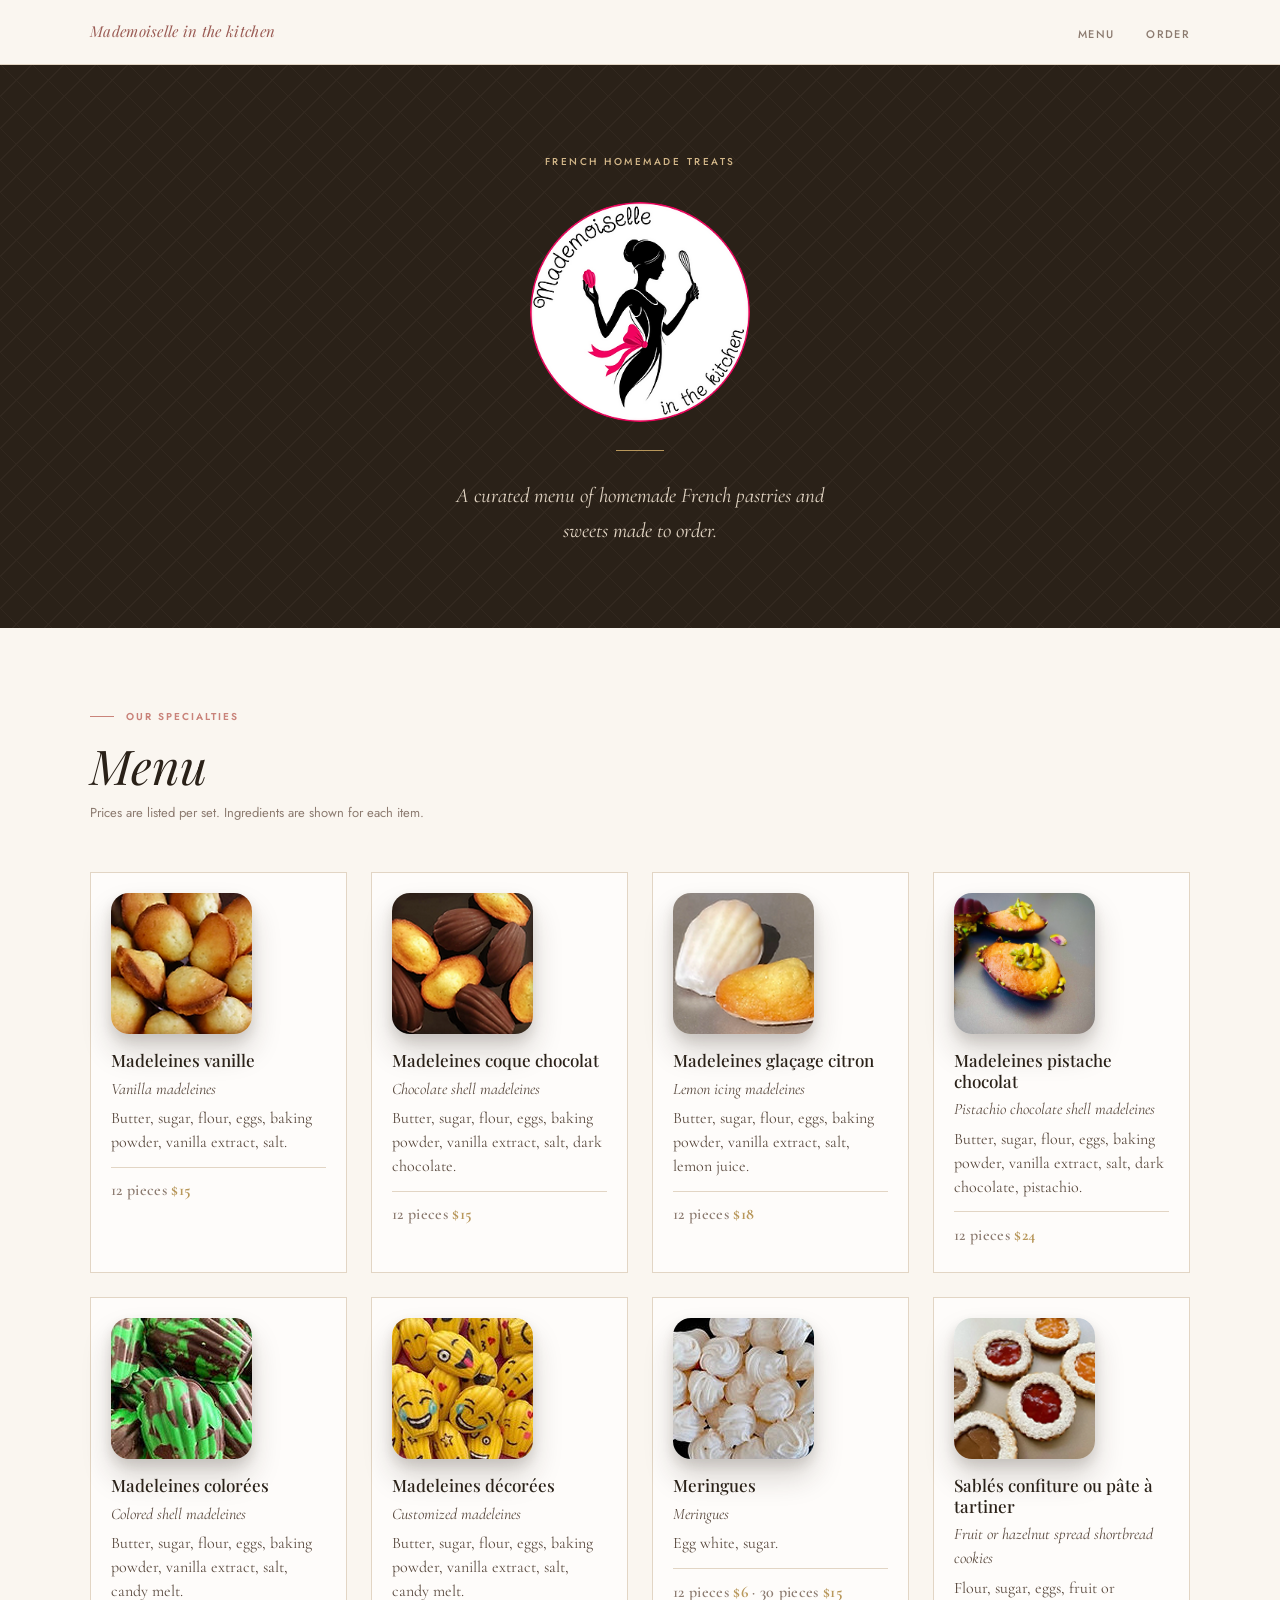
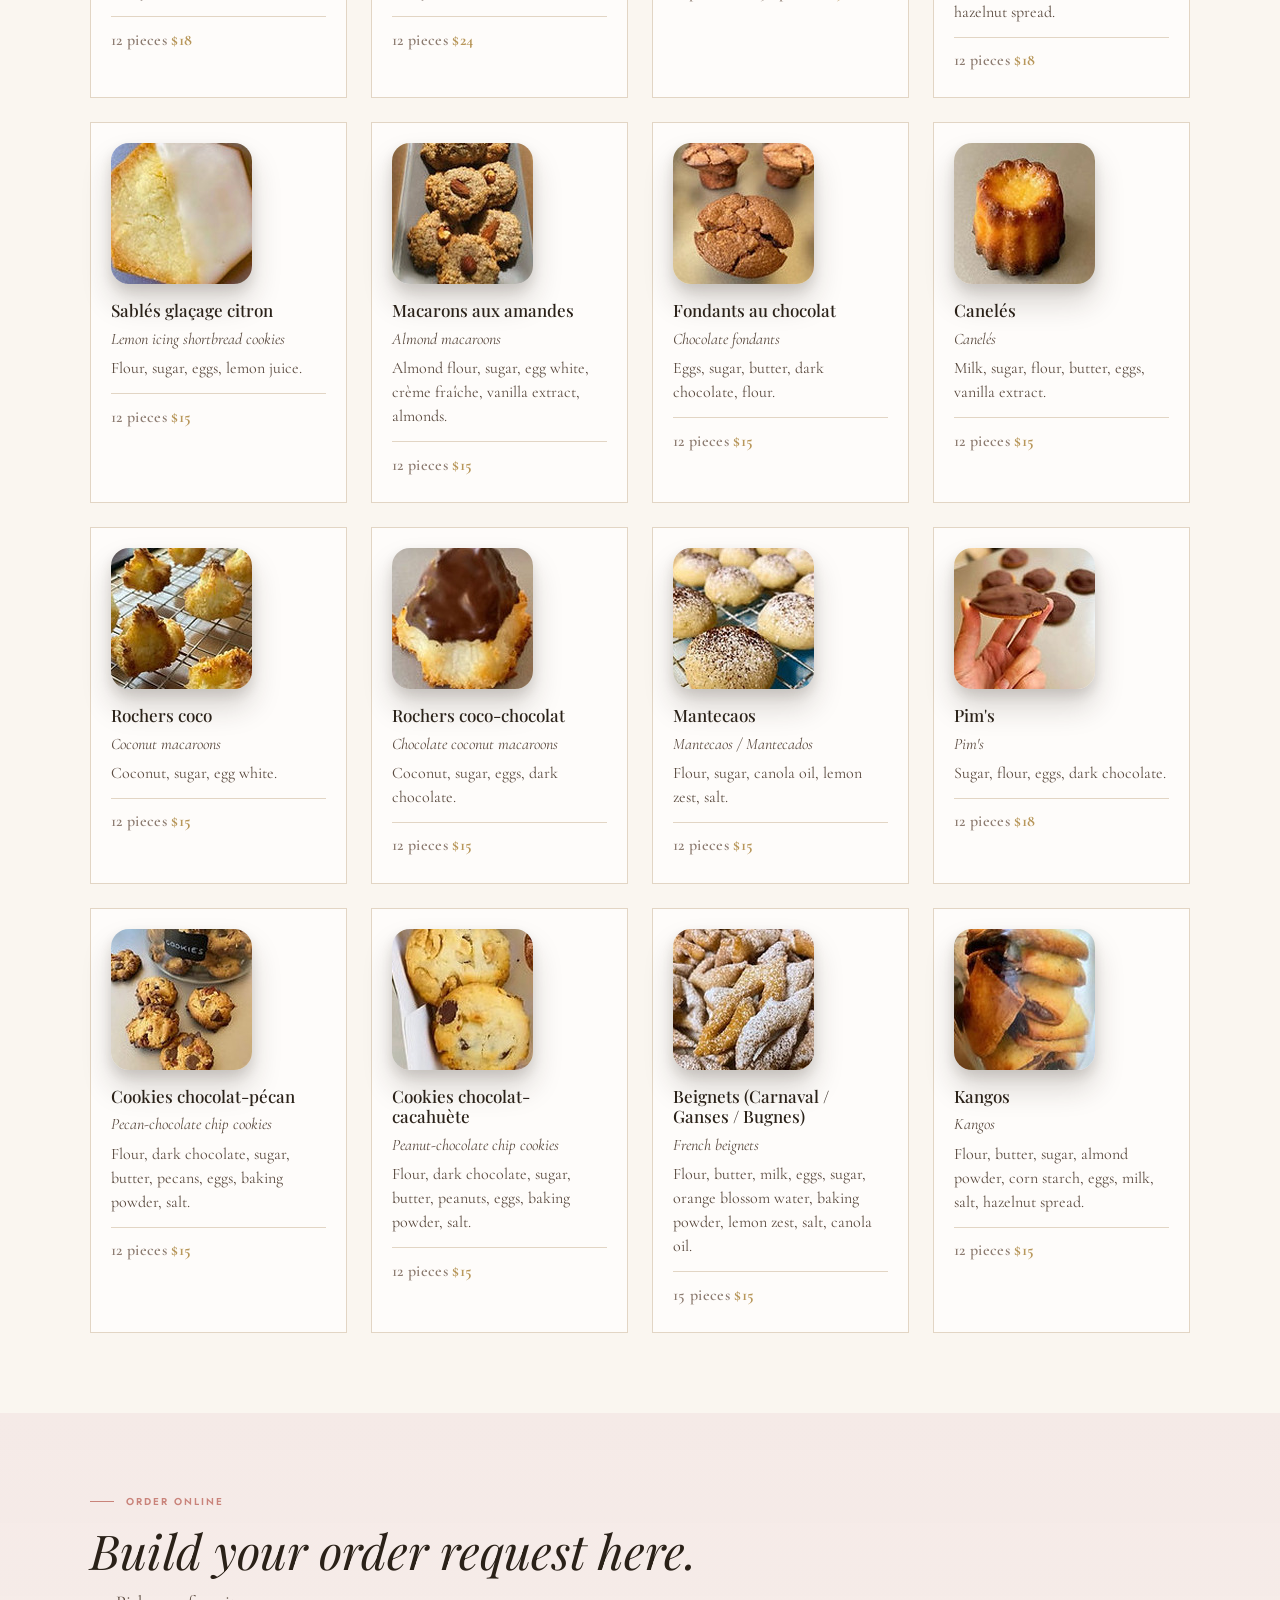
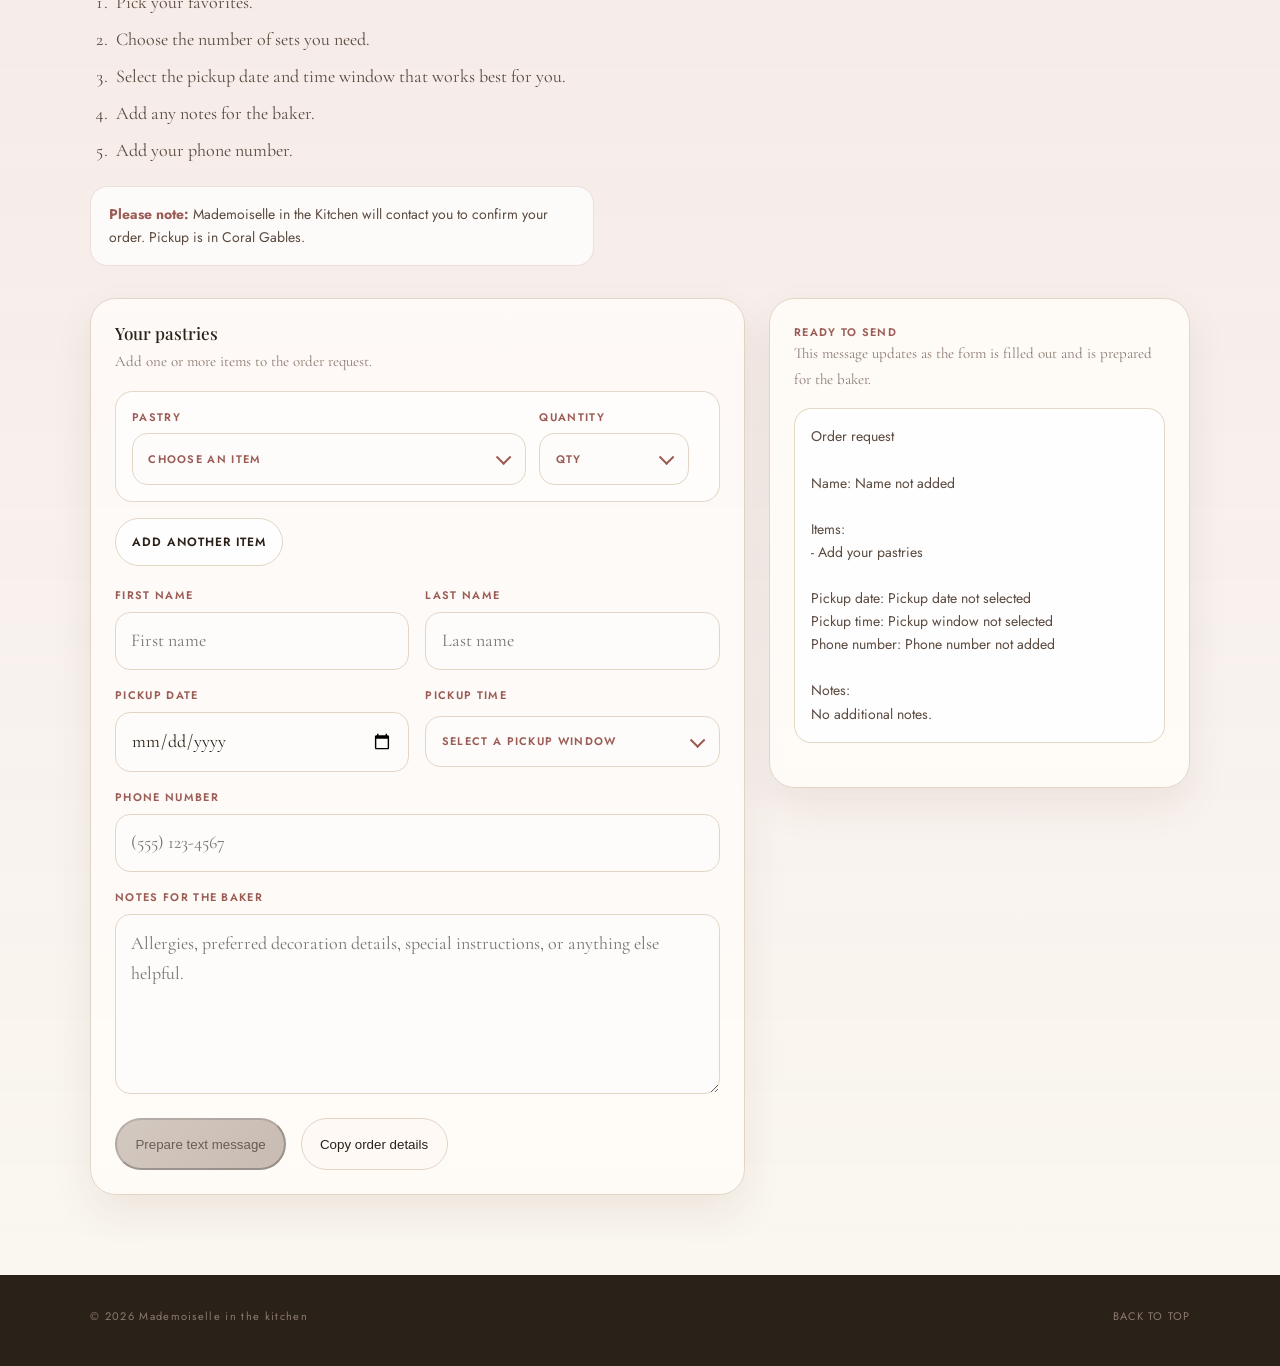
<file: index.html>
<!DOCTYPE html>
<html lang="en">
<head>
  <meta charset="UTF-8">
  <meta name="viewport" content="width=device-width, initial-scale=1.0">
  <title>Mademoiselle in the kitchen | French Pastries Menu</title>
  <meta name="description" content="French homemade pastries by Mademoiselle in the Kitchen. Browse the menu and place your order.">
  <meta property="og:title" content="Mademoiselle in the kitchen">
  <meta property="og:description" content="French homemade pastries menu and ordering details.">
  <meta property="og:type" content="website">
  <meta property="og:image" content="assets/images/adea92_f4212aea4e90424f9127af4fe1a7e01d~mv2.png">
  <link rel="preconnect" href="https://fonts.googleapis.com">
  <link rel="preconnect" href="https://fonts.gstatic.com" crossorigin>
  <link href="https://fonts.googleapis.com/css2?family=Playfair+Display:ital,wght@0,500;1,400;1,500&family=Cormorant+Garamond:ital,wght@0,400;1,400&family=Jost:wght@300;400;500;600&display=swap" rel="stylesheet">
  <link rel="stylesheet" href="styles.css">
</head>
<body class="intro-pending">
  <div id="top" aria-hidden="true"></div>
  <a class="skip-link" href="#main">Skip to content</a>
  <header class="site-header">
    <nav class="nav container" aria-label="Primary">
      <a class="brand" href="#top">Mademoiselle in the kitchen</a>
      <button class="nav-toggle" type="button" aria-expanded="false" aria-controls="nav-list" aria-label="Toggle navigation">
        <span class="sr-only">Toggle navigation</span>
        <span class="nav-toggle__icon" aria-hidden="true">
          <span></span>
          <span></span>
          <span></span>
        </span>
      </button>
      <ul id="nav-list" class="nav-list">
        <li><a href="#menu">Menu</a></li>
        <li><a href="#order">Order</a></li>
      </ul>
    </nav>
  </header>

  <main id="main">
    <section class="hero" aria-label="Introduction">
      <div class="container hero-inner">
        <p class="eyebrow">French Homemade Treats</p>
        <img src="assets/images/adea92_f4212aea4e90424f9127af4fe1a7e01d~mv2.png" width="293" height="293" alt="Mademoiselle in the kitchen logo" class="hero-logo">
        <div class="hero-rule" aria-hidden="true"></div>
        <p class="lede">A curated menu of homemade French pastries and sweets made to order.</p>
      </div>
    </section>

    <section class="menu-section" id="menu" aria-labelledby="menu-title">
      <div class="container">
        <div class="menu-head">
          <p class="section-label">Our Specialties</p>
          <h2 id="menu-title">Menu</h2>
          <p>Prices are listed per set. Ingredients are shown for each item.</p>
        </div>
        <div class="menu-grid">
          <article class="menu-item"><img loading="lazy" src="assets/images/adea92_ec48cbd2b52d437482fa7db69c75ac52~mv2.png" width="141" height="141" alt="Madeleines vanille"><h3>Madeleines vanille</h3><p>Vanilla madeleines</p><p>Butter, sugar, flour, eggs, baking powder, vanilla extract, salt.</p><p class="price">12 pieces <span>$15</span></p></article>
          <article class="menu-item"><img loading="lazy" src="assets/images/adea92_77b69550c5f6497cbea97279d8d042f5~mv2.png" width="141" height="141" alt="Madeleines coque chocolat"><h3>Madeleines coque chocolat</h3><p>Chocolate shell madeleines</p><p>Butter, sugar, flour, eggs, baking powder, vanilla extract, salt, dark chocolate.</p><p class="price">12 pieces <span>$15</span></p></article>
          <article class="menu-item"><img loading="lazy" src="assets/images/adea92_cd7ab8c38b4e4cb3ac8bfbd40cee25a3~mv2.png" width="141" height="141" alt="Madeleines glaçage citron"><h3>Madeleines glaçage citron</h3><p>Lemon icing madeleines</p><p>Butter, sugar, flour, eggs, baking powder, vanilla extract, salt, lemon juice.</p><p class="price">12 pieces <span>$18</span></p></article>
          <article class="menu-item"><img loading="lazy" src="assets/images/IMG_7572-optimized.jpg" width="141" height="141" alt="Madeleines pistache chocolat"><h3>Madeleines pistache chocolat</h3><p>Pistachio chocolate shell madeleines</p><p>Butter, sugar, flour, eggs, baking powder, vanilla extract, salt, dark chocolate, pistachio.</p><p class="price">12 pieces <span>$24</span></p></article>
          <article class="menu-item menu-item--seasonal menu-item--hidden"><div class="menu-item__media"><img loading="lazy" src="assets/images/madeleines-paque.jpeg" width="141" height="141" alt="Madeleines de Pâques"><span class="menu-badge">Limited Edition</span></div><h3>Madeleines de Pâques</h3><p>Easter madeleines</p><p>Butter, sugar, flour, eggs, baking powder, vanilla extract, salt, Mini eggs.</p><p class="price">12 pieces <span>$18</span></p></article>
          <article class="menu-item"><img loading="lazy" src="assets/images/adea92_87c759a1494a4f86a3d0e0b9693eb9b6~mv2.jpg" width="141" height="141" alt="Madeleines colorées"><h3>Madeleines colorées</h3><p>Colored shell madeleines</p><p>Butter, sugar, flour, eggs, baking powder, vanilla extract, salt, candy melt.</p><p class="price">12 pieces <span>$18</span></p></article>
          <article class="menu-item"><img loading="lazy" src="assets/images/adea92_91c7c25a040848118f9542dd6006d4dc~mv2.jpg" width="141" height="141" alt="Madeleines décorées"><h3>Madeleines décorées</h3><p>Customized madeleines</p><p>Butter, sugar, flour, eggs, baking powder, vanilla extract, salt, candy melt.</p><p class="price">12 pieces <span>$24</span></p></article>
          <article class="menu-item"><img loading="lazy" src="assets/images/adea92_758fd23b6eb44e6abe915d30e62b9336~mv2.jpg" width="141" height="141" alt="Meringues"><h3>Meringues</h3><p>Meringues</p><p>Egg white, sugar.</p><p class="price">12 pieces <span>$6</span> · 30 pieces <span>$15</span></p></article>
          <article class="menu-item"><img loading="lazy" src="assets/images/adea92_64bc85e267614eb98bc6207c23b73f3e~mv2.png" width="141" height="141" alt="Sablés confiture ou pâte à tartiner"><h3>Sablés confiture ou pâte à tartiner</h3><p>Fruit or hazelnut spread shortbread cookies</p><p>Flour, sugar, eggs, fruit or hazelnut spread.</p><p class="price">12 pieces <span>$18</span></p></article>
          <article class="menu-item"><img loading="lazy" src="assets/images/adea92_179aaca780314a588580bb9087307963~mv2.jpg" width="141" height="141" alt="Sablés glaçage citron"><h3>Sablés glaçage citron</h3><p>Lemon icing shortbread cookies</p><p>Flour, sugar, eggs, lemon juice.</p><p class="price">12 pieces <span>$15</span></p></article>
          <article class="menu-item"><img loading="lazy" src="assets/images/adea92_7e8a4ce296914c66a2048f703238557e~mv2.jpg" width="141" height="141" alt="Macarons aux amandes"><h3>Macarons aux amandes</h3><p>Almond macaroons</p><p>Almond flour, sugar, egg white, crème fraîche, vanilla extract, almonds.</p><p class="price">12 pieces <span>$15</span></p></article>
          <article class="menu-item"><img loading="lazy" src="assets/images/adea92_2dced56c3916445d99e56a38bbc6a7dd~mv2.jpg" width="141" height="141" alt="Fondants au chocolat"><h3>Fondants au chocolat</h3><p>Chocolate fondants</p><p>Eggs, sugar, butter, dark chocolate, flour.</p><p class="price">12 pieces <span>$15</span></p></article>
          <article class="menu-item"><img loading="lazy" src="assets/images/adea92_0ff106225b5b485a94cb6078fa07c26c~mv2.jpg" width="141" height="141" alt="Canelés"><h3>Canelés</h3><p>Canelés</p><p>Milk, sugar, flour, butter, eggs, vanilla extract.</p><p class="price">12 pieces <span>$15</span></p></article>
          <article class="menu-item"><img loading="lazy" src="assets/images/adea92_1d017ceaf2a345abad844cd82e199c89~mv2.jpg" width="141" height="141" alt="Rochers coco"><h3>Rochers coco</h3><p>Coconut macaroons</p><p>Coconut, sugar, egg white.</p><p class="price">12 pieces <span>$15</span></p></article>
          <article class="menu-item"><img loading="lazy" src="assets/images/adea92_0a2e9a652478419ca9d1968dd16002b5~mv2.jpg" width="141" height="141" alt="Rochers coco-chocolat"><h3>Rochers coco-chocolat</h3><p>Chocolate coconut macaroons</p><p>Coconut, sugar, eggs, dark chocolate.</p><p class="price">12 pieces <span>$15</span></p></article>
          <article class="menu-item"><img loading="lazy" src="assets/images/adea92_97d05b07173c4482bad17e229199bc39~mv2.jpg" width="141" height="141" alt="Mantecaos"><h3>Mantecaos</h3><p>Mantecaos / Mantecados</p><p>Flour, sugar, canola oil, lemon zest, salt.</p><p class="price">12 pieces <span>$15</span></p></article>
          <article class="menu-item"><img loading="lazy" src="assets/images/adea92_337129731aba42f881b4e0d431d90dc2~mv2.jpg" width="141" height="141" alt="Pim's"><h3>Pim's</h3><p>Pim's</p><p>Sugar, flour, eggs, dark chocolate.</p><p class="price">12 pieces <span>$18</span></p></article>
          <article class="menu-item"><img loading="lazy" src="assets/images/adea92_2e4ffba4e716456bb79dbe9291bd824d~mv2.jpg" width="141" height="141" alt="Cookies chocolat-pécan"><h3>Cookies chocolat-pécan</h3><p>Pecan-chocolate chip cookies</p><p>Flour, dark chocolate, sugar, butter, pecans, eggs, baking powder, salt.</p><p class="price">12 pieces <span>$15</span></p></article>
          <article class="menu-item"><img loading="lazy" src="assets/images/adea92_3a3e2ba5940c41c9bb7a183ddd90fce2~mv2.jpg" width="141" height="141" alt="Cookies chocolat-cacahuète"><h3>Cookies chocolat-cacahuète</h3><p>Peanut-chocolate chip cookies</p><p>Flour, dark chocolate, sugar, butter, peanuts, eggs, baking powder, salt.</p><p class="price">12 pieces <span>$15</span></p></article>
          <article class="menu-item menu-item--seasonal menu-item--hidden"><div class="menu-item__media"><img loading="lazy" src="assets/images/cookies-paques.jpeg" width="141" height="141" alt="Cookies de Pâques"><span class="menu-badge">Limited Edition</span></div><h3>Cookies de Pâques</h3><p>Easter cookies</p><p>Flour, dark chocolate, sugar, butter, eggs, baking powder, salt, Mini eggs.</p><p class="price">12 pieces <span>$18</span></p></article>
          <article class="menu-item"><img loading="lazy" src="assets/images/adea92_847d37d01d704825a1b84b0542b23951~mv2.jpg" width="141" height="141" alt="Beignets"><h3>Beignets (Carnaval / Ganses / Bugnes)</h3><p>French beignets</p><p>Flour, butter, milk, eggs, sugar, orange blossom water, baking powder, lemon zest, salt, canola oil.</p><p class="price">15 pieces <span>$15</span></p></article>
          <article class="menu-item"><img loading="lazy" src="assets/images/adea92_e7e14c5c1c41439b83315aeba983f783~mv2.jpg" width="141" height="141" alt="Kangos"><h3>Kangos</h3><p>Kangos</p><p>Flour, butter, sugar, almond powder, corn starch, eggs, milk, salt, hazelnut spread.</p><p class="price">12 pieces <span>$15</span></p></article>
        </div>
      </div>
    </section>

    <section class="order" id="order" aria-labelledby="order-title">
      <div class="container">
        <div class="order-head">
          <p class="section-label">Order Online</p>
          <h2 id="order-title">Build your order request here.</h2>
          <ol class="order-intro-steps">
            <li>Pick your favorites.</li>
            <li>Choose the number of sets you need.</li>
            <li>Select the pickup date and time window that works best for you.</li>
            <li>Add any notes for the baker.</li>
            <li>Add your phone number.</li>
          </ol>
          <div class="order-notice" role="note" aria-label="Ordering request notice">
            <p><strong>Please note:</strong> Mademoiselle in the Kitchen will contact you to confirm your order. Pickup is in Coral Gables.</p>
          </div>
        </div>

        <div class="order-grid">
          <div class="order-panel">
            <form id="order-form" class="order-form" novalidate>
              <div class="order-items-heading">
                <h3>Your pastries</h3>
                <p>Add one or more items to the order request.</p>
              </div>

              <div id="order-items" class="order-items"></div>

              <button class="order-add" type="button" id="add-order-item">Add another item</button>

              <div class="order-form-grid">
                <label class="field">
                  <span>First name</span>
                  <input id="customer-first-name" name="customer-first-name" type="text" autocomplete="given-name" placeholder="First name" required>
                </label>

                <label class="field">
                  <span>Last name</span>
                  <input id="customer-last-name" name="customer-last-name" type="text" autocomplete="family-name" placeholder="Last name" required>
                </label>

                <label class="field">
                  <span>Pickup date</span>
                  <input id="pickup-date" name="pickup-date" type="date" required>
                </label>

                <label class="field">
                  <span>Pickup time</span>
                  <div class="custom-select" data-placeholder="Select a pickup window">
                    <input id="pickup-time" class="custom-select__input" name="pickup-time" type="hidden">
                    <button class="custom-select__trigger" type="button" aria-expanded="false">
                      <span class="custom-select__label">Select a pickup window</span>
                      <span class="custom-select__caret" aria-hidden="true"></span>
                    </button>
                    <div class="custom-select__menu" role="listbox">
                      <button class="custom-select__option" type="button" data-value="Morning pickup (9:00 AM - 11:00 AM)">Morning pickup (9:00 AM - 11:00 AM)</button>
                      <button class="custom-select__option" type="button" data-value="Midday pickup (11:00 AM - 1:00 PM)">Midday pickup (11:00 AM - 1:00 PM)</button>
                      <button class="custom-select__option" type="button" data-value="Afternoon pickup (1:00 PM - 4:00 PM)">Afternoon pickup (1:00 PM - 4:00 PM)</button>
                      <button class="custom-select__option" type="button" data-value="Evening pickup (4:00 PM - 7:00 PM)">Evening pickup (4:00 PM - 7:00 PM)</button>
                    </div>
                  </div>
                </label>

                <label class="field field-full">
                  <span>Phone number</span>
                  <input id="customer-phone" name="customer-phone" type="tel" inputmode="tel" autocomplete="tel" placeholder="(555) 123-4567" required>
                </label>

                <label class="field field-full">
                  <span>Notes for the baker</span>
                  <textarea id="order-notes" name="order-notes" rows="5" placeholder="Allergies, preferred decoration details, special instructions, or anything else helpful." required></textarea>
                </label>
              </div>

              <div class="order-actions">
                <button class="button" id="prepare-order-message" type="submit" disabled aria-disabled="true">Prepare text message</button>
                <button class="button button-secondary" type="button" id="copy-order-message">Copy order details</button>
              </div>
            </form>
          </div>

          <aside class="order-summary" aria-live="polite">
            <p class="order-summary-label">Ready to send</p>
            <p class="order-summary-intro">This message updates as the form is filled out and is prepared for the baker.</p>
            <pre id="order-message" class="order-message">Order request

- Add your name
- Add your pastries
- Choose your pickup date and time
- Add your phone number
- Include any notes for the baker</pre>
          </aside>
        </div>
      </div>
    </section>
  </main>

  <footer class="site-footer">
    <div class="container footer-row">
      <p>&copy; <span id="year"></span> Mademoiselle in the kitchen</p>
      <a href="#top">Back to top</a>
    </div>
  </footer>

  <template id="order-item-template">
    <div class="order-item-row">
      <label class="field">
        <span>Pastry</span>
        <div class="custom-select order-item-select" data-placeholder="Choose an item">
          <input class="custom-select__input" name="order-item" type="hidden">
          <button class="custom-select__trigger" type="button" aria-expanded="false">
            <span class="custom-select__label">Choose an item</span>
            <span class="custom-select__caret" aria-hidden="true"></span>
          </button>
          <div class="custom-select__menu" role="listbox"></div>
        </div>
      </label>
      <label class="field field-quantity">
        <span>Quantity</span>
        <div class="custom-select order-quantity-select" data-placeholder="Qty">
          <input class="custom-select__input" name="order-quantity" type="hidden">
          <button class="custom-select__trigger" type="button" aria-expanded="false">
            <span class="custom-select__label">Qty</span>
            <span class="custom-select__caret" aria-hidden="true"></span>
          </button>
          <div class="custom-select__menu" role="listbox">
            <button class="custom-select__option" type="button" data-value="1 set">1 set</button>
            <button class="custom-select__option" type="button" data-value="2 sets">2 sets</button>
            <button class="custom-select__option" type="button" data-value="3 sets">3 sets</button>
            <button class="custom-select__option" type="button" data-value="4 sets">4 sets</button>
            <button class="custom-select__option" type="button" data-value="5 sets">5 sets</button>
            <button class="custom-select__option" type="button" data-value="6 sets">6 sets</button>
            <button class="custom-select__option" type="button" data-value="7 sets">7 sets</button>
            <button class="custom-select__option" type="button" data-value="8 sets">8 sets</button>
            <button class="custom-select__option" type="button" data-value="9 sets">9 sets</button>
            <button class="custom-select__option" type="button" data-value="10 sets">10 sets</button>
          </div>
        </div>
      </label>
      <button class="order-remove" type="button" aria-label="Remove item">Remove</button>
    </div>
  </template>
  <script src="script.js"></script>
</body>
</html>
</file>
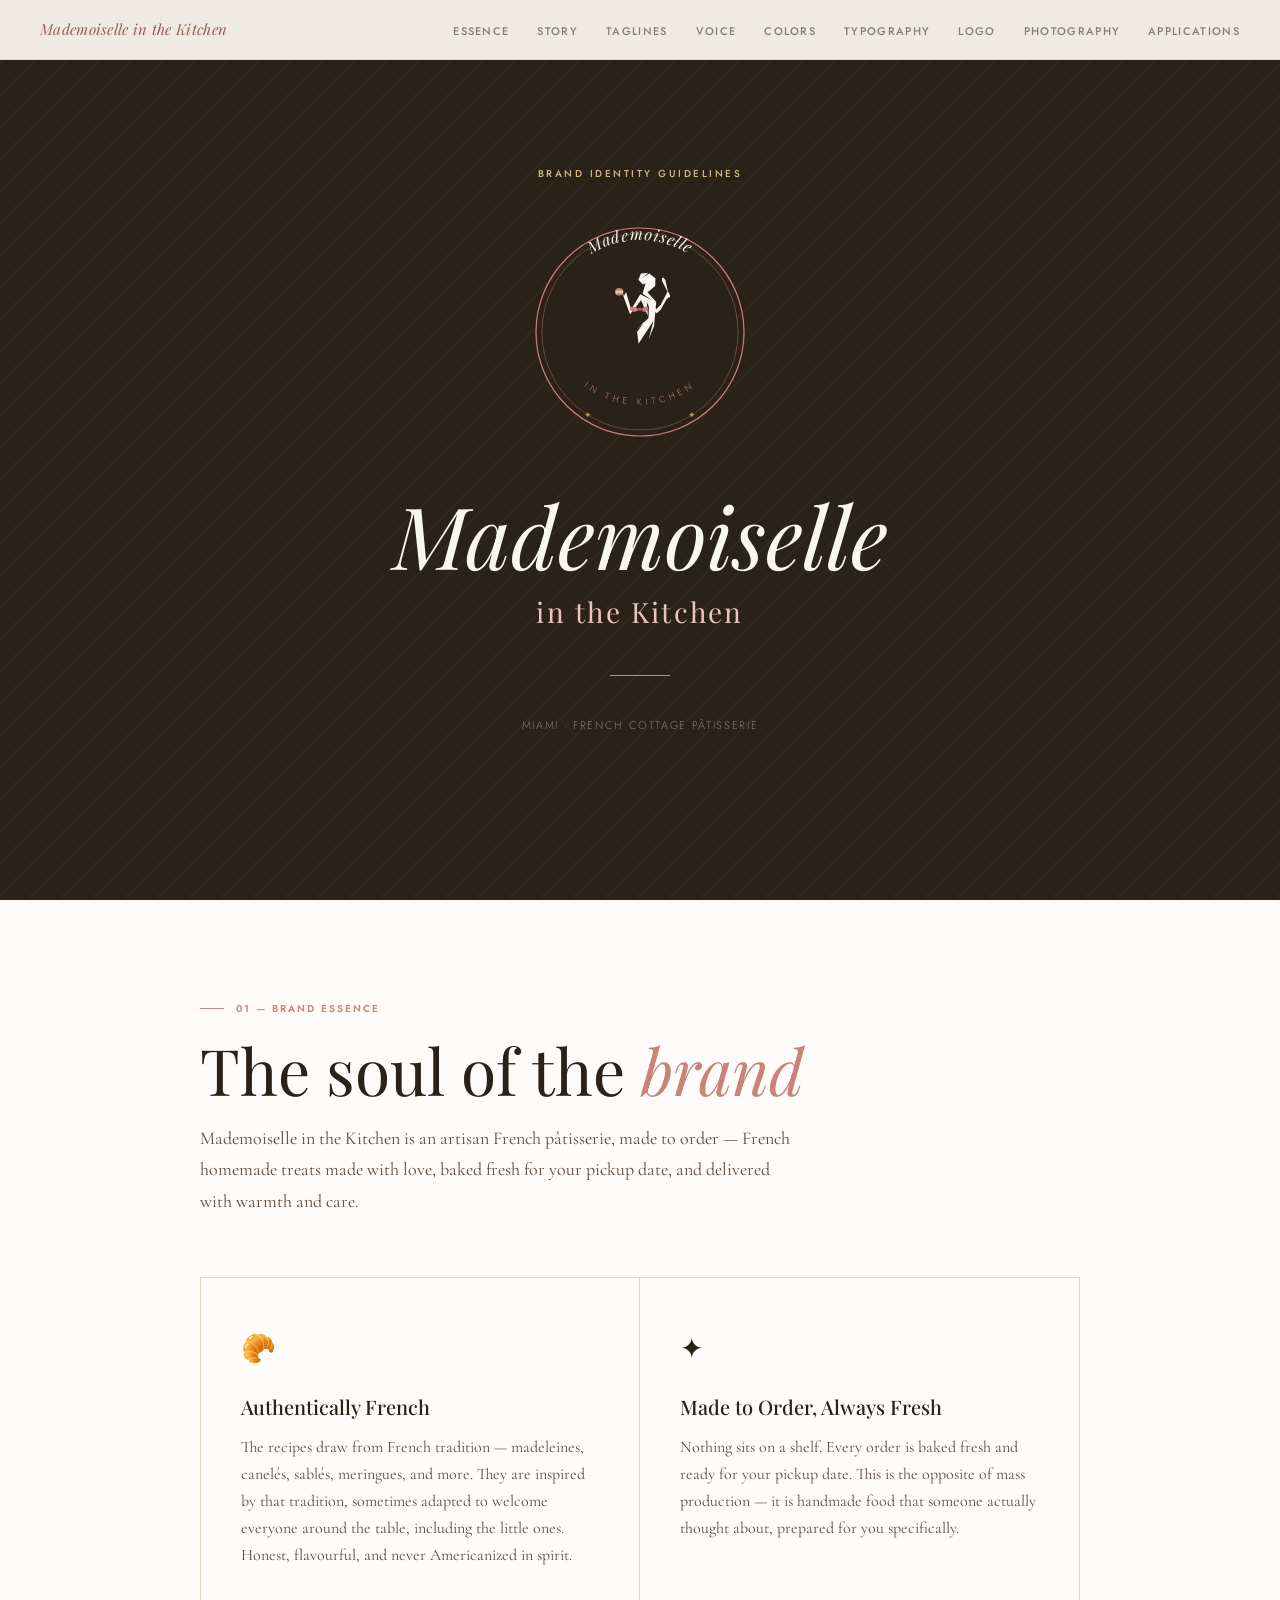
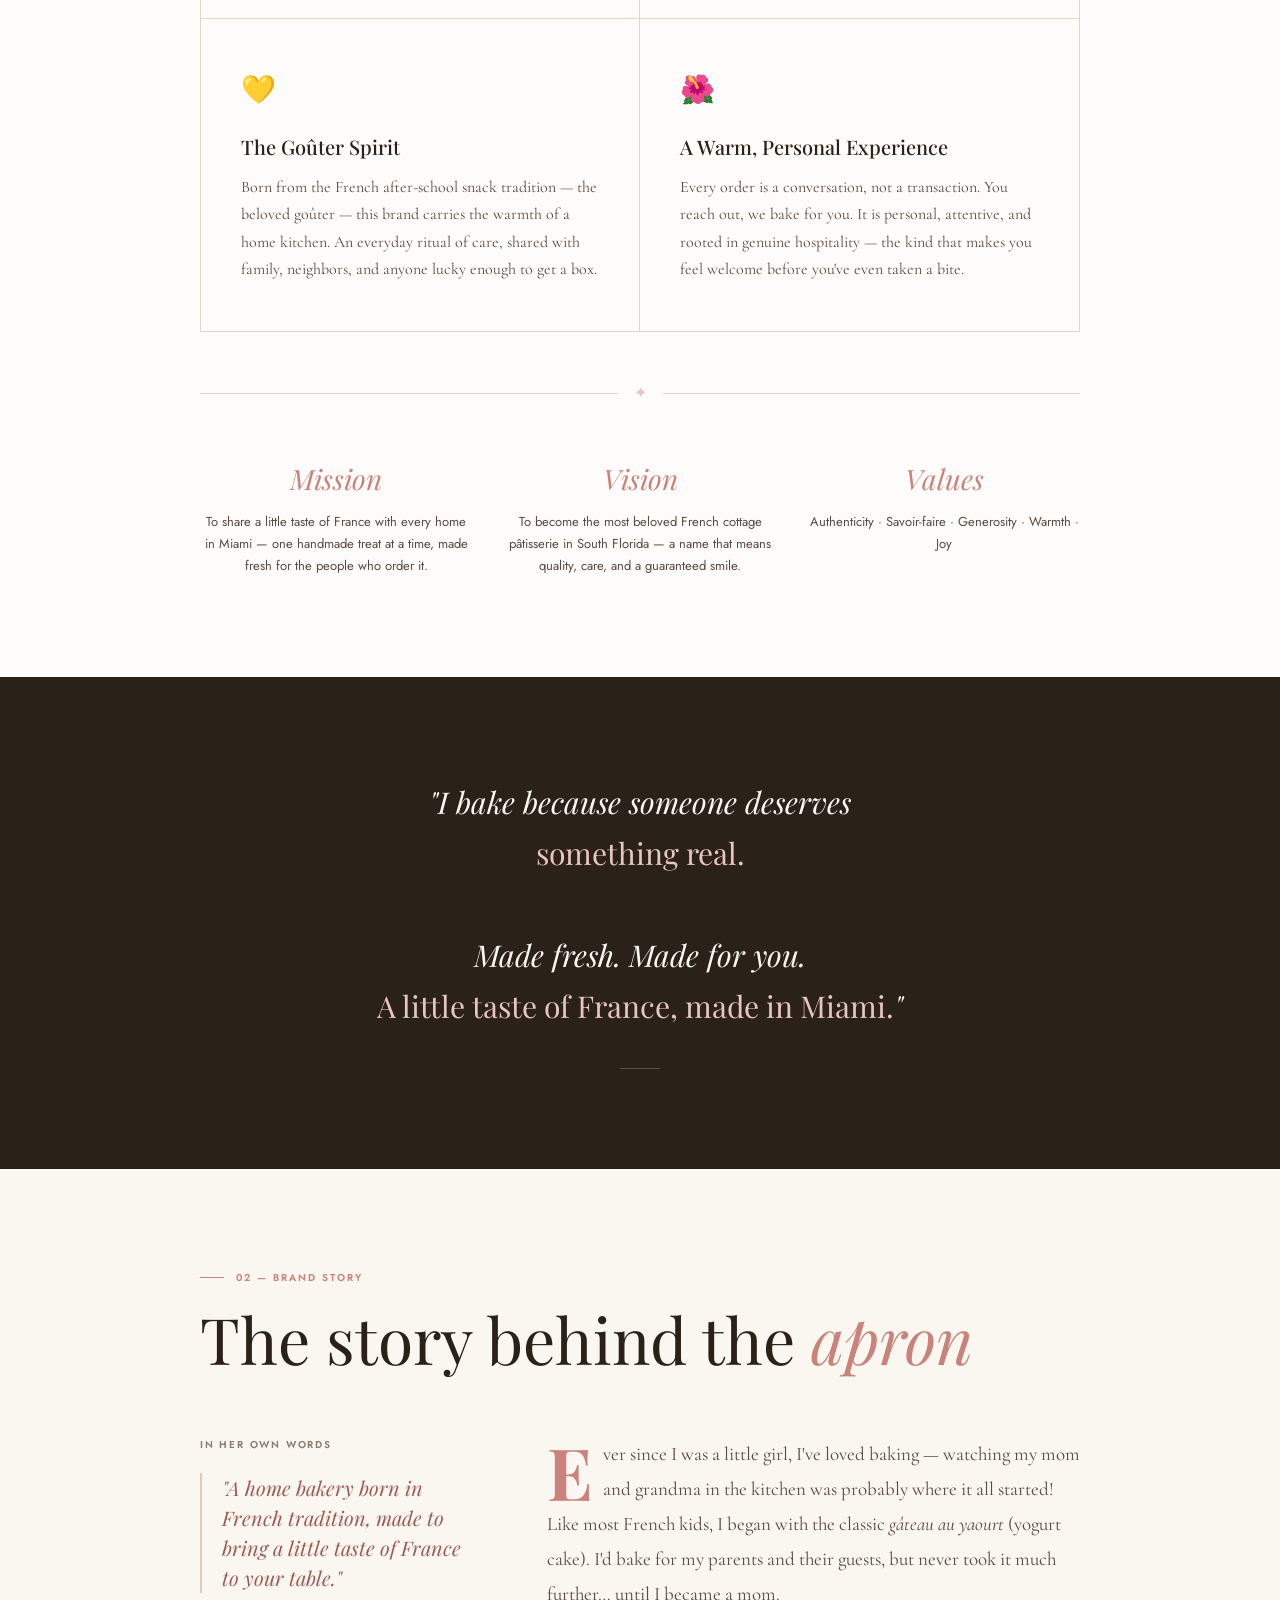
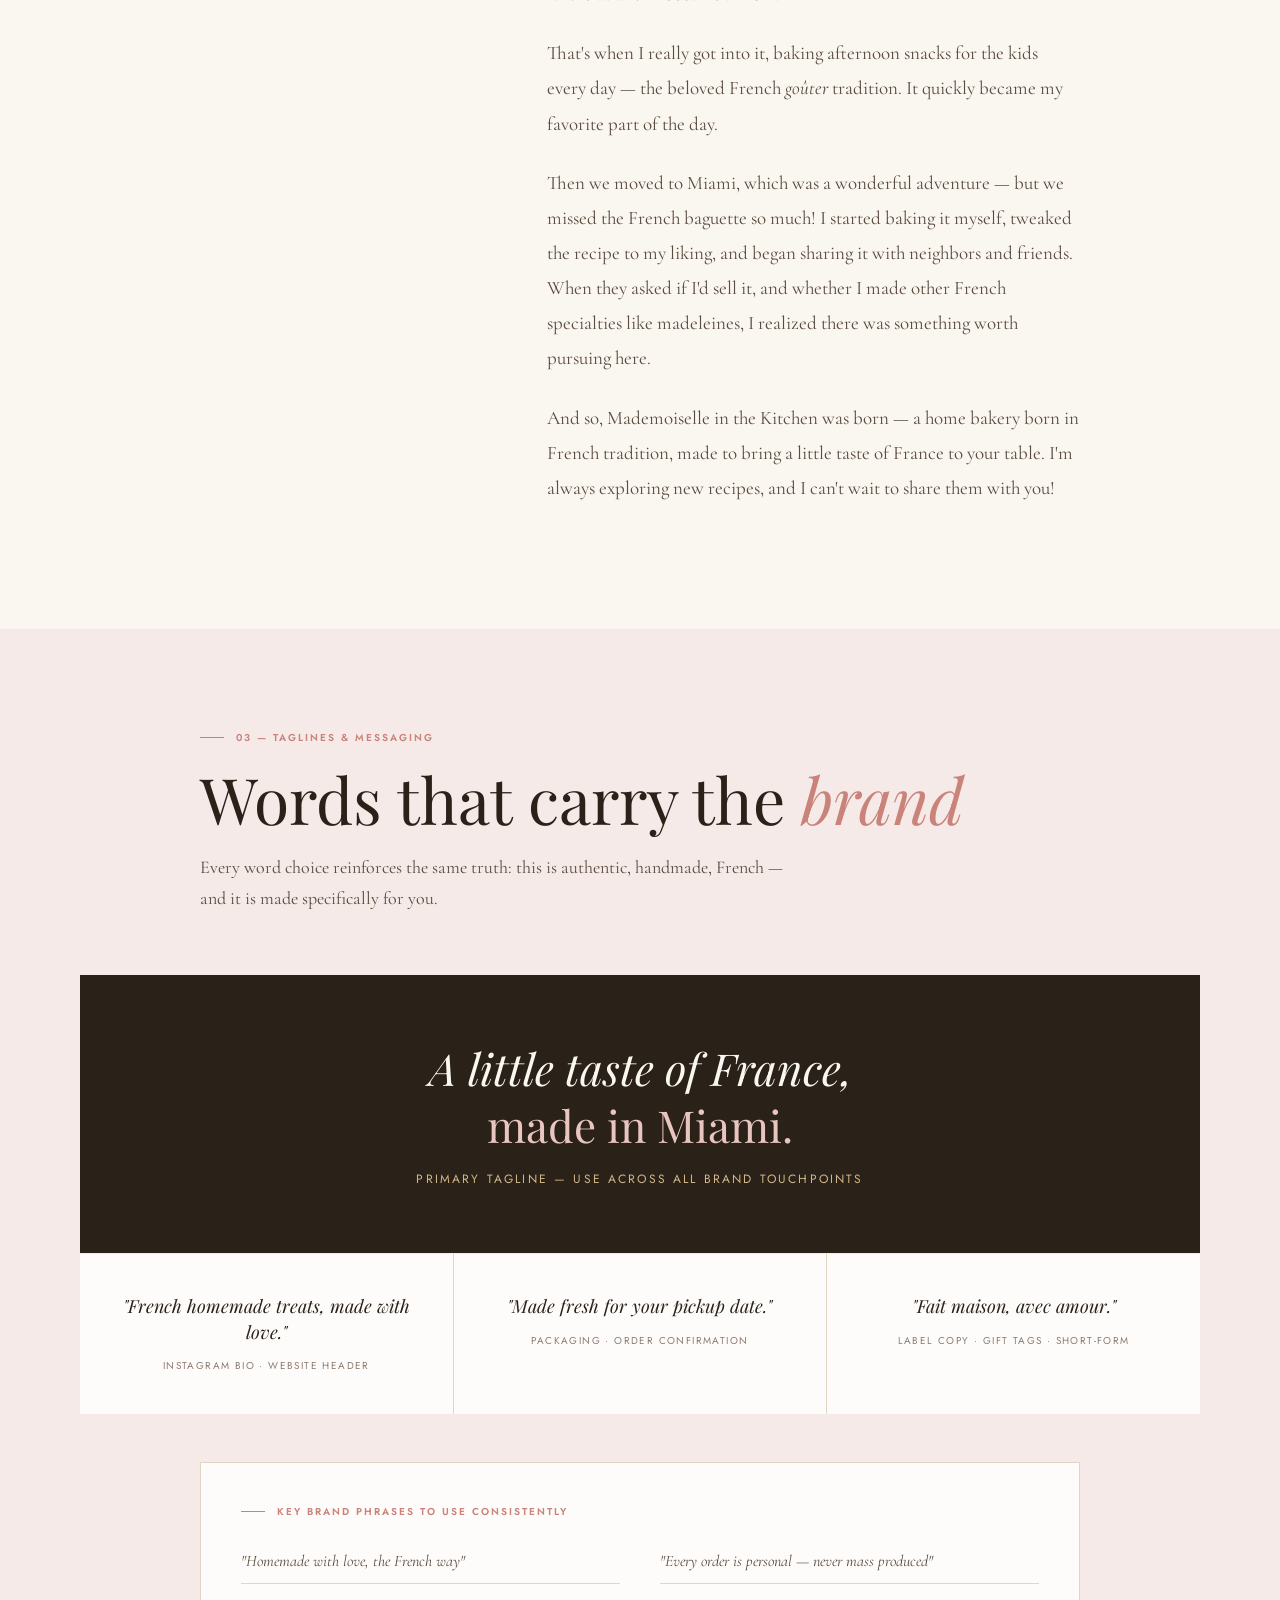
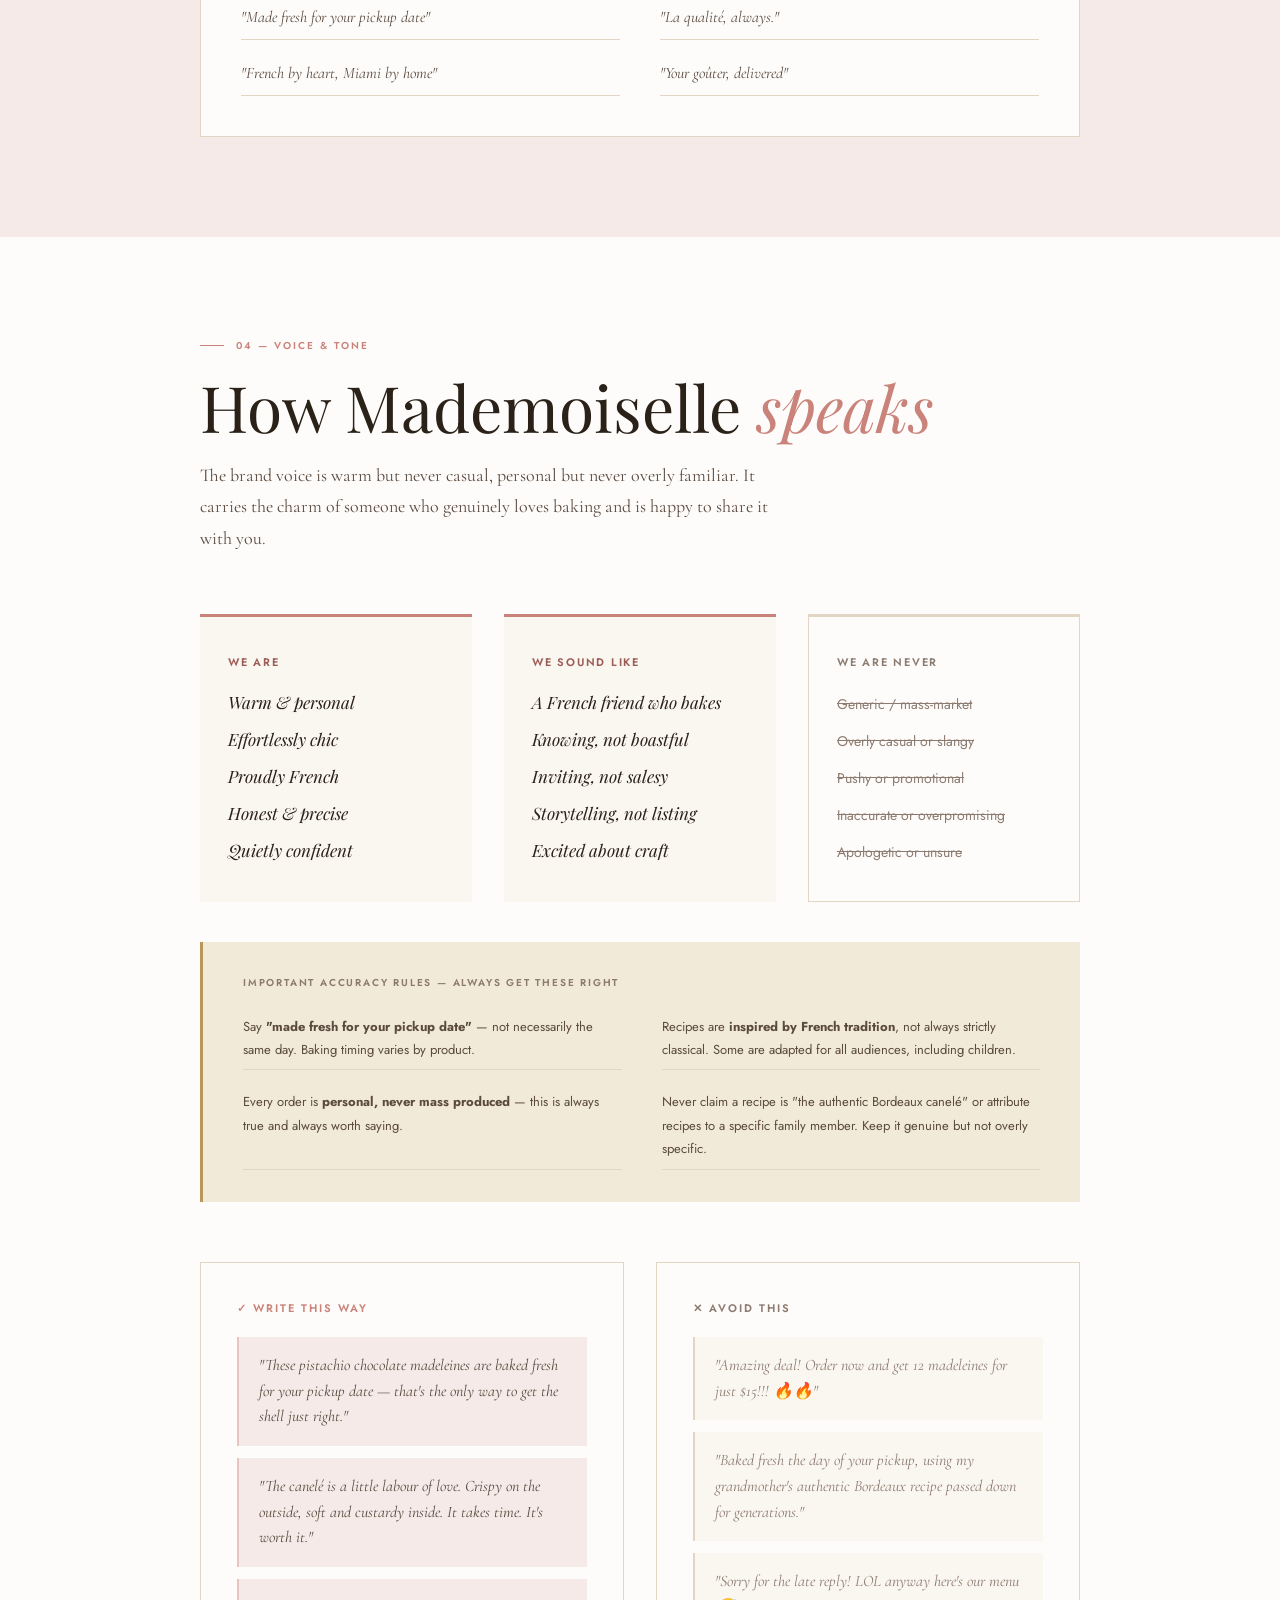
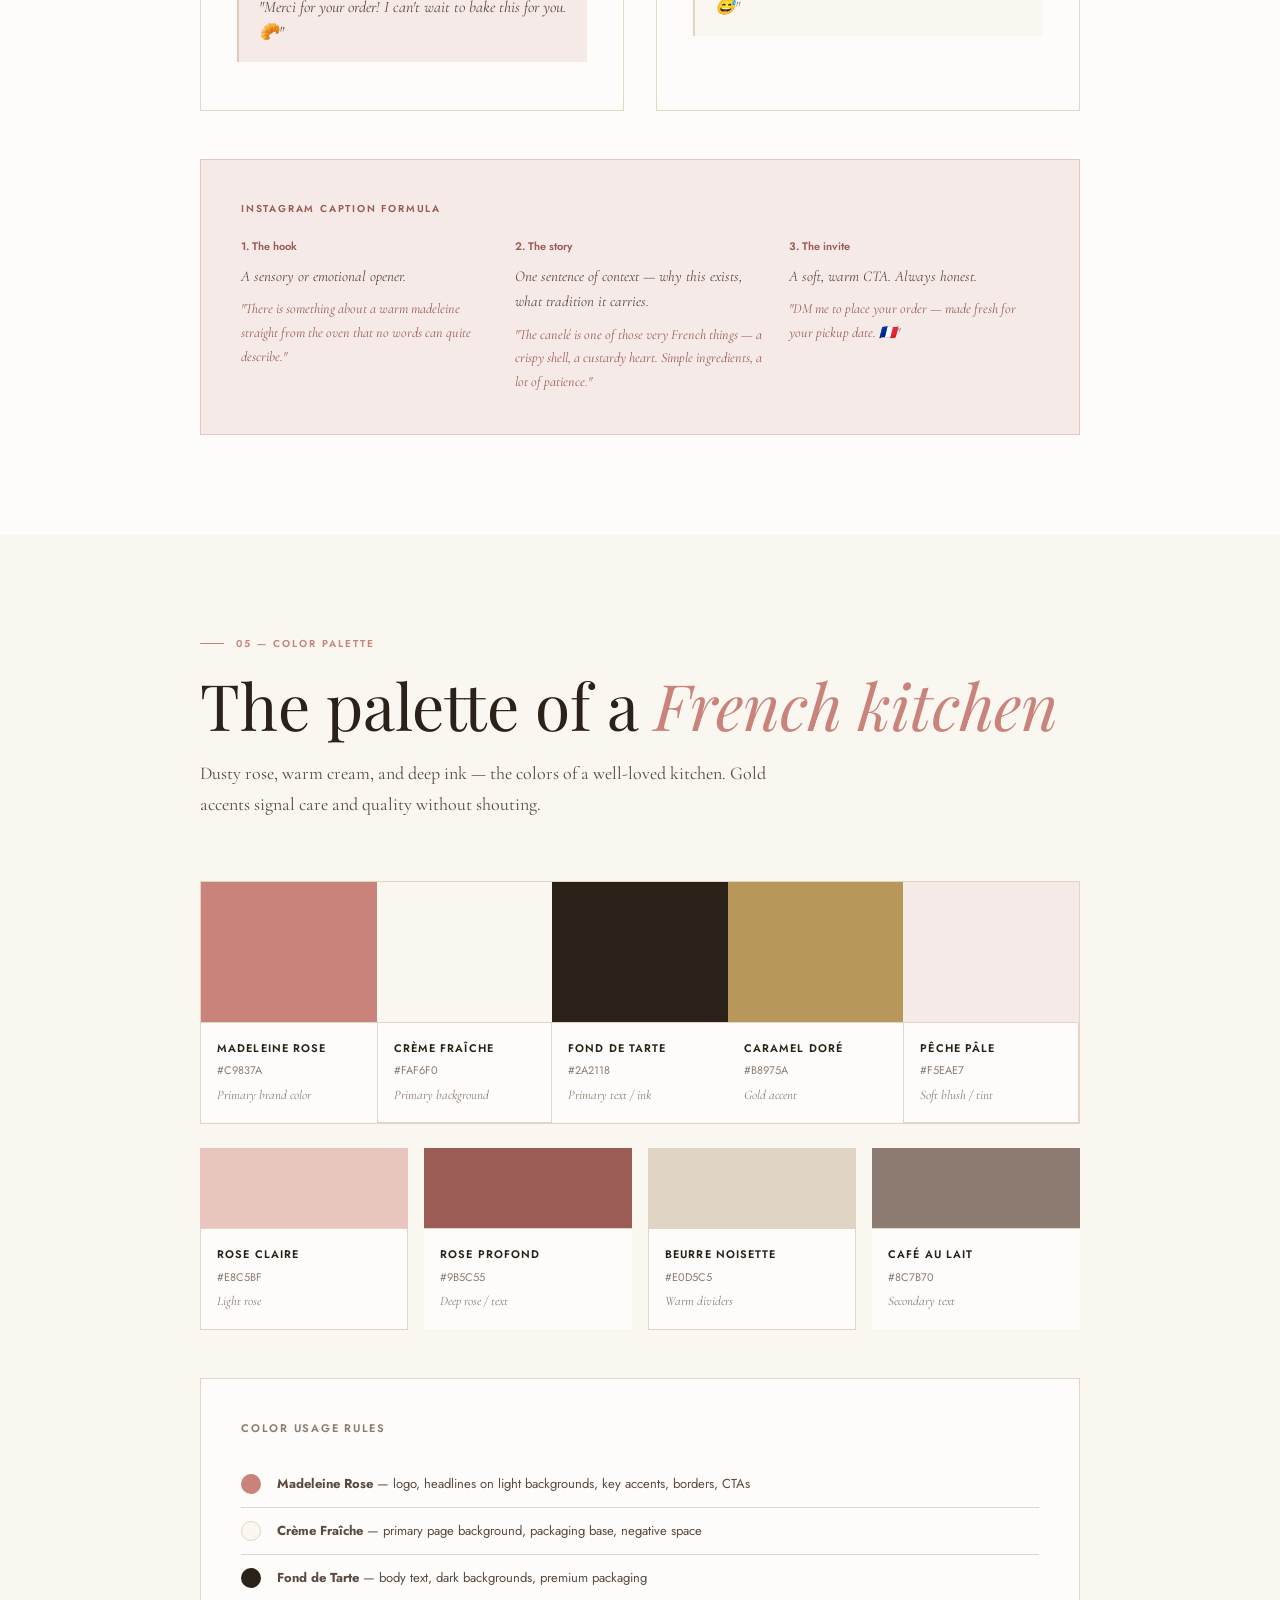
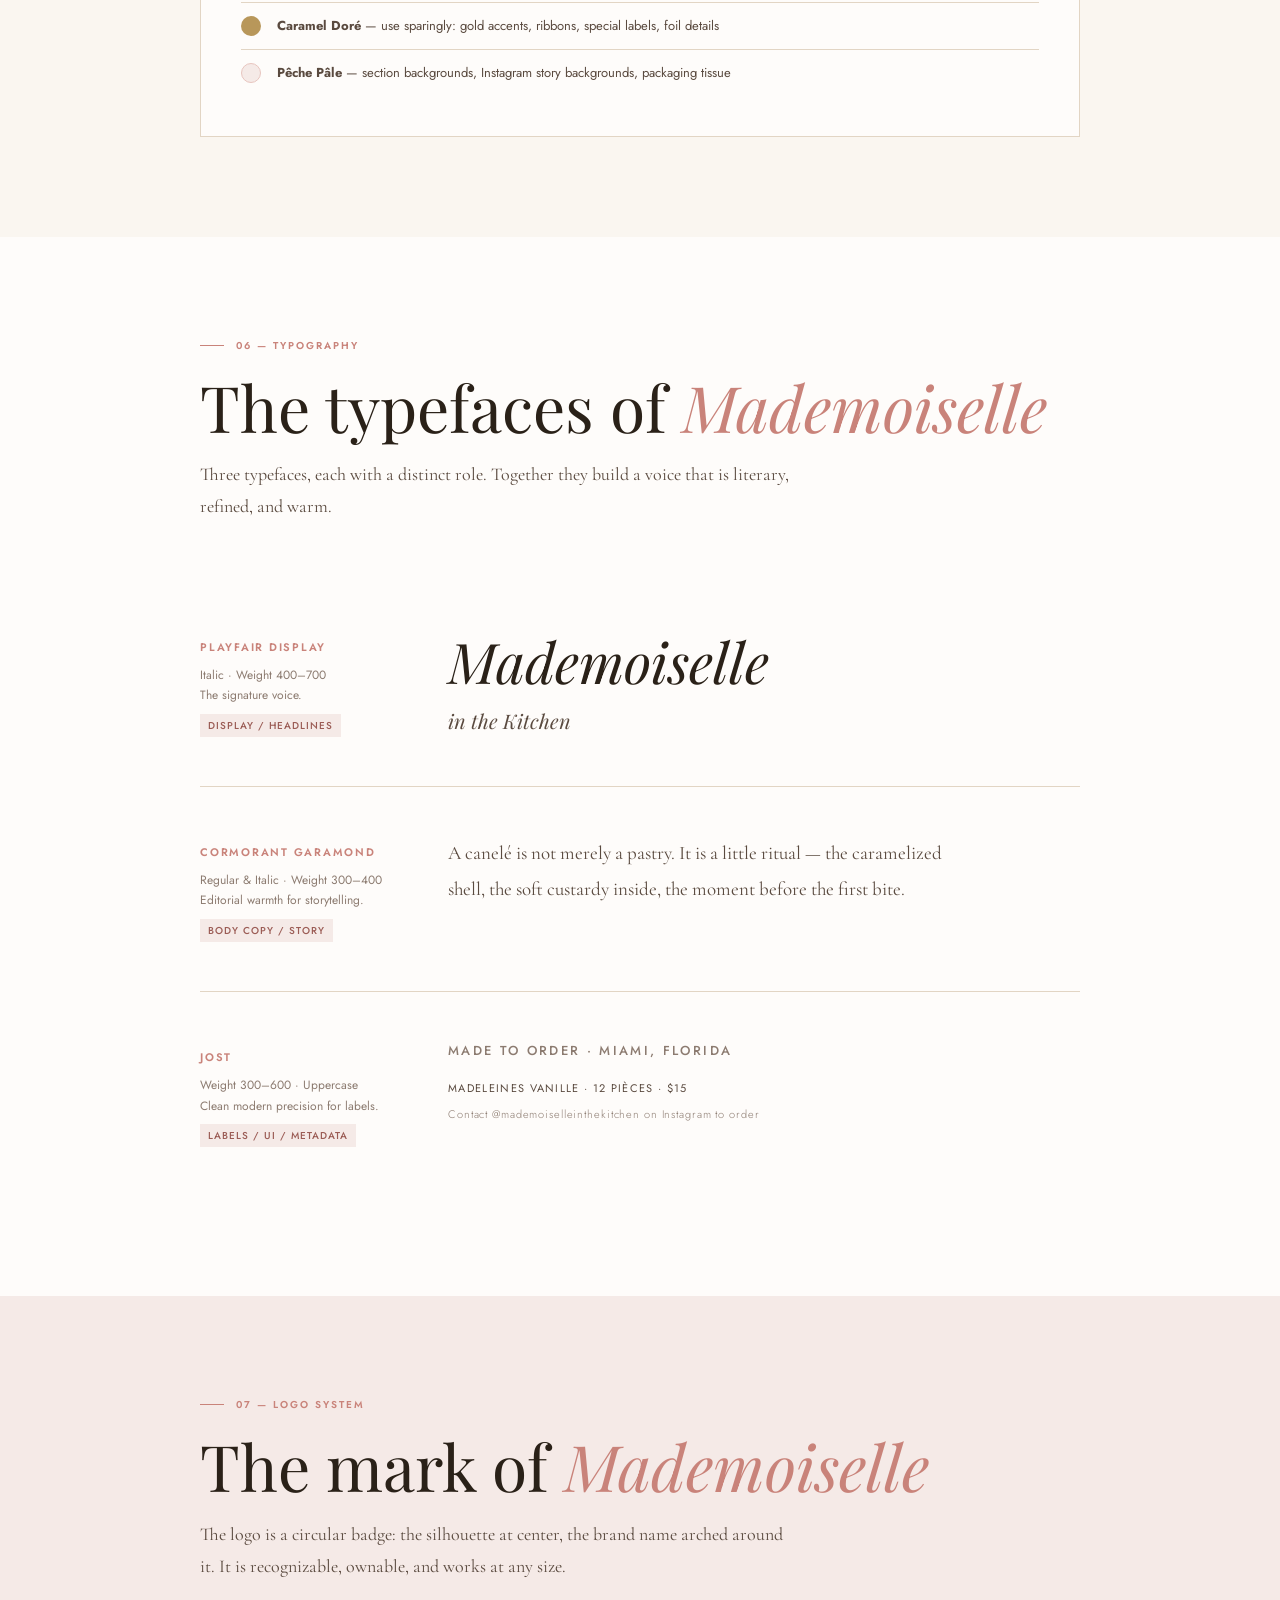
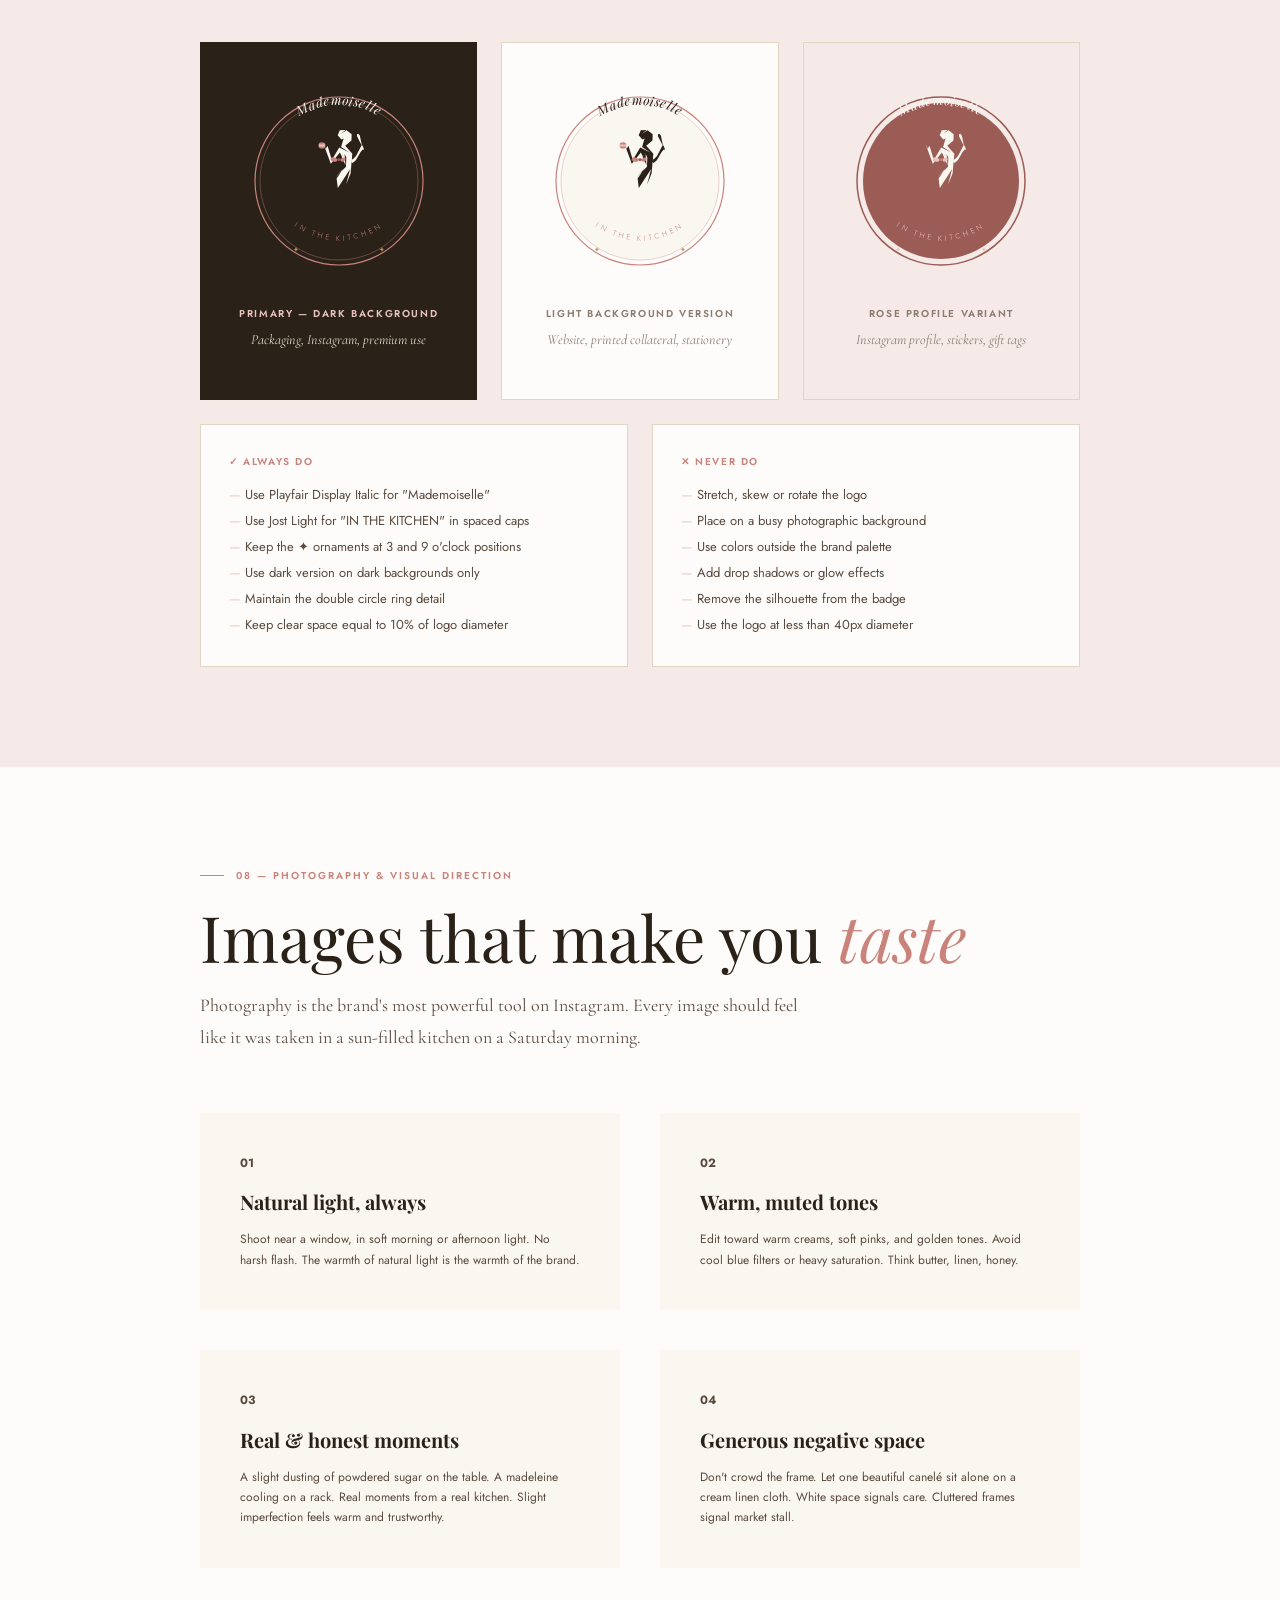
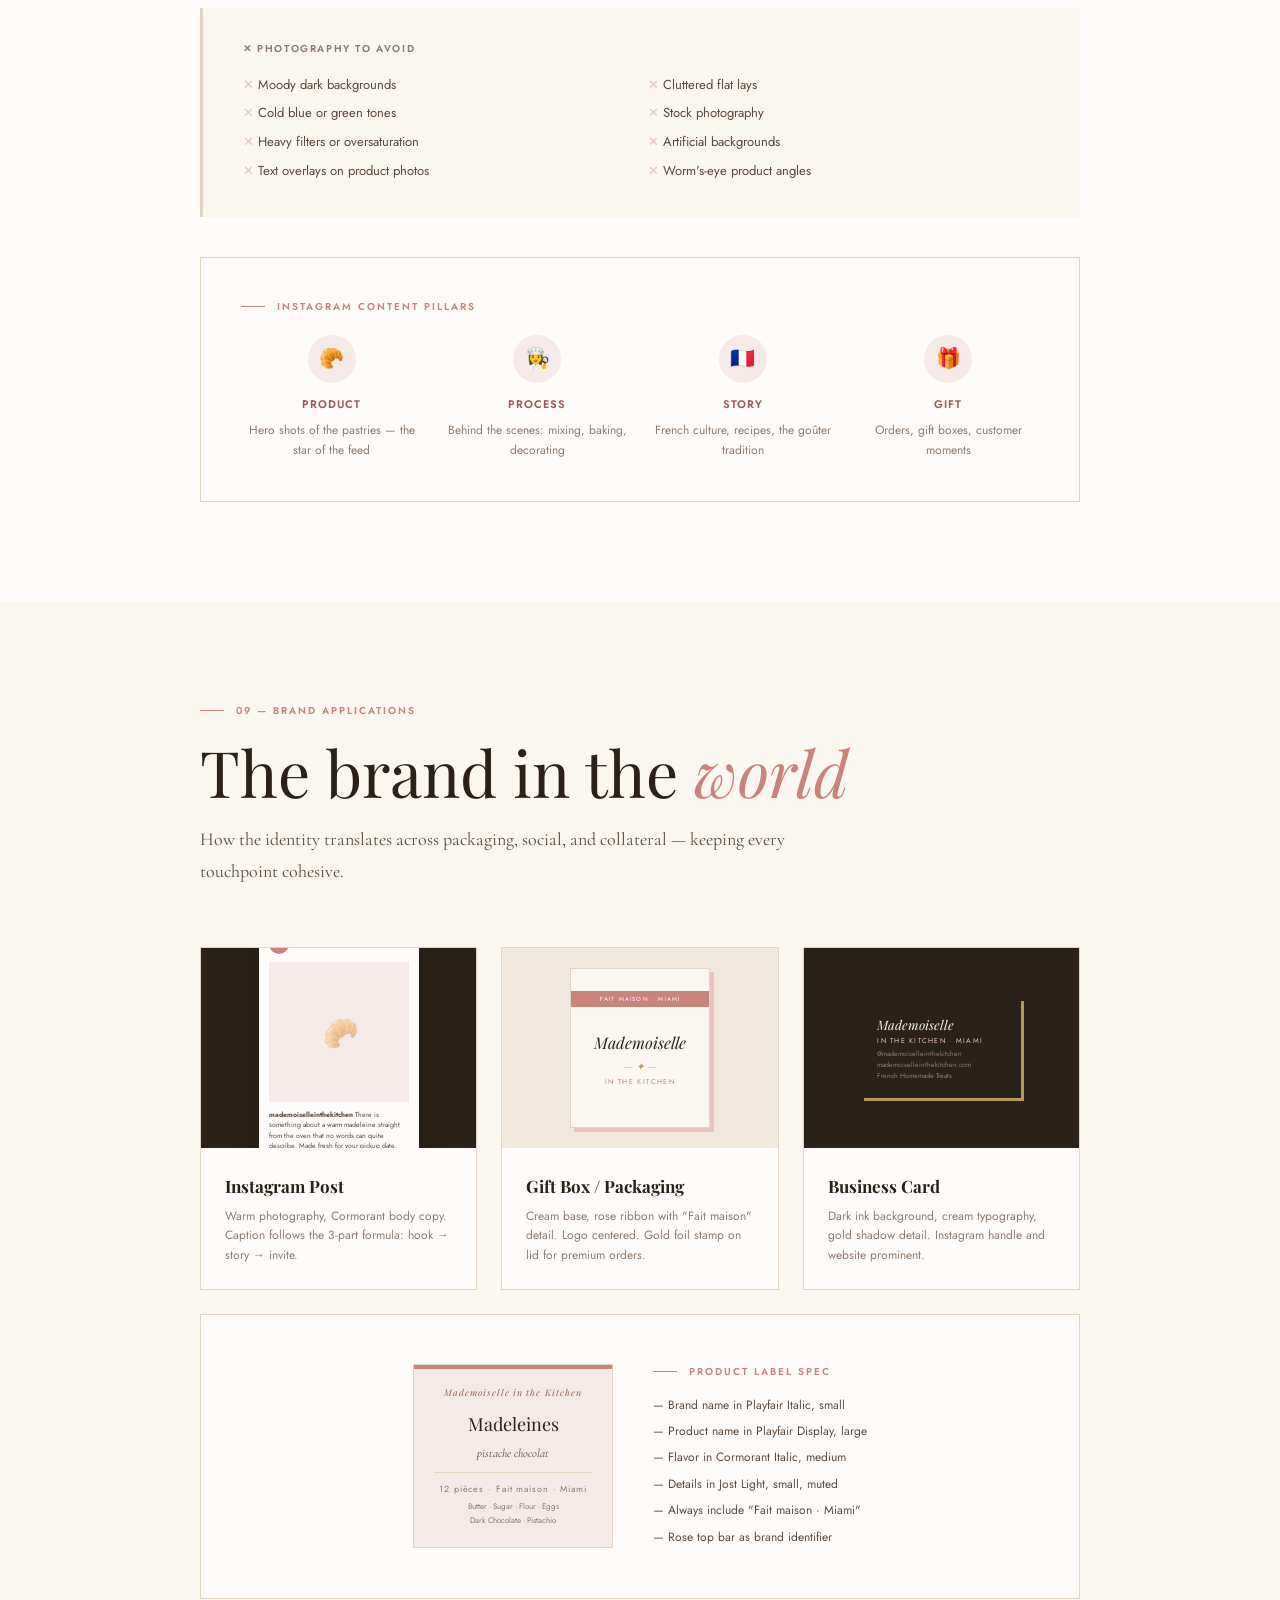
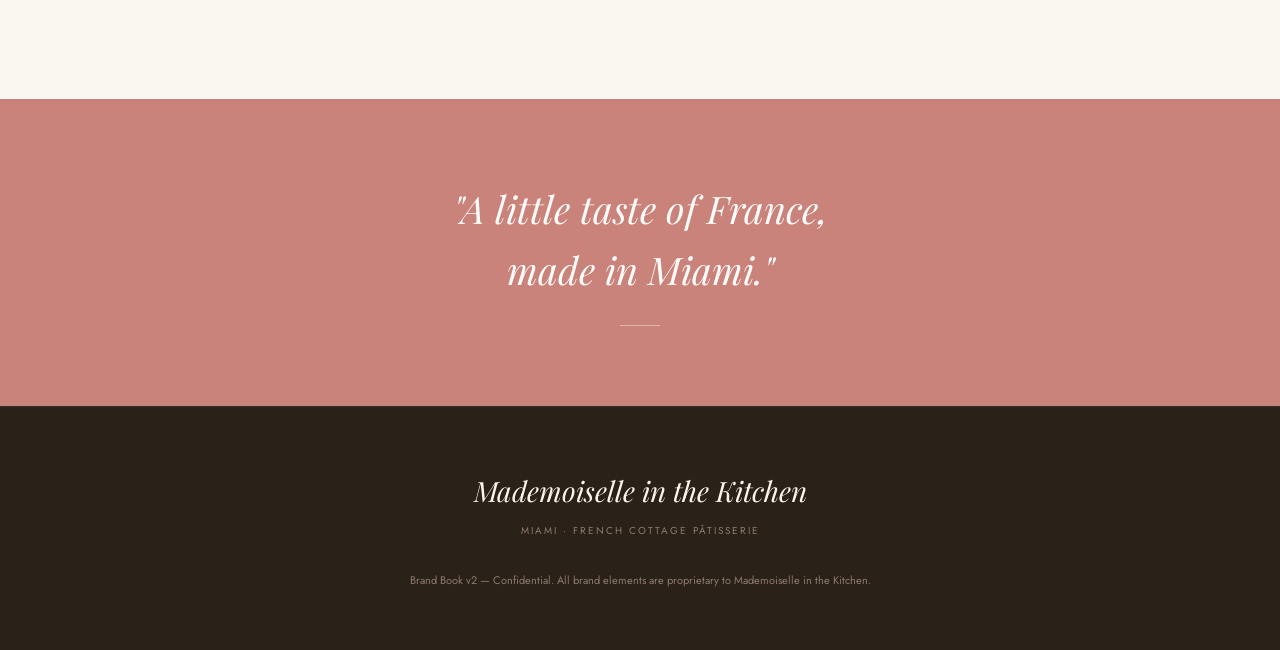
<file: docs/brand-book.html>
<!DOCTYPE html>
<html lang="en">
<head>
<meta charset="UTF-8">
<meta name="viewport" content="width=device-width, initial-scale=1.0">
<title>Mademoiselle in the Kitchen — Brand Book v2</title>
<link href="https://fonts.googleapis.com/css2?family=Playfair+Display:ital,wght@0,400;0,500;0,700;1,400;1,500&family=Cormorant+Garamond:ital,wght@0,300;0,400;1,300;1,400&family=Jost:wght@300;400;500;600&display=swap" rel="stylesheet">
<style>
  :root {
    --rose:       #C9837A;
    --rose-light: #E8C5BF;
    --rose-pale:  #F5EAE7;
    --rose-deep:  #9B5C55;
    --cream:      #FAF6F0;
    --cream-warm: #F0E8DC;
    --cream-deep: #E2D5C4;
    --gold:       #B8975A;
    --gold-light: #D4B88A;
    --gold-pale:  #F2EAD8;
    --ink:        #2A2118;
    --ink-mid:    #5A4A3F;
    --ink-soft:   #8C7B70;
    --white:      #FEFCFA;
    --font-display: 'Playfair Display', Georgia, serif;
    --font-body:    'Cormorant Garamond', Georgia, serif;
    --font-sans:    'Jost', sans-serif;
  }

  *, *::before, *::after { box-sizing: border-box; margin: 0; padding: 0; }
  html { scroll-behavior: smooth; }

  body {
    background: var(--cream);
    color: var(--ink);
    font-family: var(--font-body);
    font-size: 18px;
    line-height: 1.7;
  }

  nav {
    position: fixed;
    top: 0; left: 0; right: 0;
    z-index: 100;
    background: rgba(250,246,240,0.95);
    backdrop-filter: blur(8px);
    border-bottom: 1px solid var(--cream-deep);
    display: flex;
    align-items: center;
    justify-content: space-between;
    padding: 0 40px;
    height: 60px;
  }
  .nav-logo {
    font-family: var(--font-display);
    font-style: italic;
    font-size: 15px;
    color: var(--rose-deep);
    letter-spacing: 0.02em;
  }
  .nav-links { display: flex; gap: 28px; list-style: none; }
  .nav-links a {
    font-family: var(--font-sans);
    font-size: 11px;
    font-weight: 500;
    letter-spacing: 0.12em;
    text-transform: uppercase;
    color: var(--ink-soft);
    text-decoration: none;
    transition: color 0.2s;
  }
  .nav-links a:hover { color: var(--rose); }

  section { padding: 100px 0; }
  .container { max-width: 960px; margin: 0 auto; padding: 0 40px; }
  .container-wide { max-width: 1200px; margin: 0 auto; padding: 0 40px; }

  .section-label {
    font-family: var(--font-sans);
    font-size: 10px;
    font-weight: 600;
    letter-spacing: 0.2em;
    text-transform: uppercase;
    color: var(--rose);
    margin-bottom: 16px;
    display: flex;
    align-items: center;
    gap: 12px;
  }
  .section-label::before {
    content: '';
    display: block;
    width: 24px;
    height: 1px;
    background: var(--rose);
  }

  /* COVER */
  #cover {
    min-height: 100vh;
    background: var(--ink);
    display: flex;
    align-items: center;
    justify-content: center;
    position: relative;
    overflow: hidden;
    padding: 0;
  }
  .cover-pattern {
    position: absolute;
    inset: 0;
    opacity: 0.04;
    background-image:
      repeating-linear-gradient(45deg, var(--rose-light) 0, var(--rose-light) 1px, transparent 0, transparent 50%),
      repeating-linear-gradient(-45deg, var(--rose-light) 0, var(--rose-light) 1px, transparent 0, transparent 50%);
    background-size: 32px 32px;
  }
  .cover-inner {
    text-align: center;
    position: relative;
    z-index: 1;
    padding: 80px 40px;
    display: flex;
    flex-direction: column;
    align-items: center;
  }
  .cover-eyebrow {
    font-family: var(--font-sans);
    font-size: 10px;
    font-weight: 500;
    letter-spacing: 0.25em;
    text-transform: uppercase;
    color: var(--gold-light);
    margin-bottom: 40px;
  }

  /* Logo on cover */
  .cover-logo-wrap {
    margin-bottom: 40px;
  }
  .cover-logo-wrap svg {
    width: 220px;
    height: 220px;
  }

  .cover-title {
    font-family: var(--font-display);
    font-size: clamp(48px, 7vw, 86px);
    font-weight: 400;
    font-style: italic;
    color: var(--cream);
    line-height: 1.0;
    margin-bottom: 10px;
  }
  .cover-subtitle {
    font-family: var(--font-display);
    font-size: clamp(18px, 2.5vw, 28px);
    font-weight: 400;
    color: var(--rose-light);
    letter-spacing: 0.08em;
    margin-bottom: 40px;
  }
  .cover-rule {
    width: 60px;
    height: 1px;
    background: var(--gold);
    margin: 0 auto 40px;
  }
  .cover-meta {
    font-family: var(--font-sans);
    font-size: 11px;
    font-weight: 300;
    letter-spacing: 0.15em;
    color: var(--ink-soft);
    text-transform: uppercase;
  }

  /* ESSENCE */
  #essence { background: var(--white); }
  .essence-grid {
    display: grid;
    grid-template-columns: 1fr 1fr;
    gap: 0;
    border: 1px solid var(--cream-deep);
    margin-top: 60px;
  }
  .essence-card {
    padding: 48px 40px;
    border-right: 1px solid var(--cream-deep);
    border-bottom: 1px solid var(--cream-deep);
  }
  .essence-card:nth-child(2n) { border-right: none; }
  .essence-card:nth-last-child(-n+2) { border-bottom: none; }
  .essence-icon { font-size: 28px; margin-bottom: 16px; display: block; }
  .essence-card h3 {
    font-family: var(--font-display);
    font-size: 20px;
    font-weight: 500;
    color: var(--ink);
    margin-bottom: 10px;
  }
  .essence-card p {
    font-size: 16px;
    line-height: 1.7;
    color: var(--ink-mid);
    font-family: var(--font-body);
  }

  /* STORY */
  #story { background: var(--cream); }
  .story-layout {
    display: grid;
    grid-template-columns: 1fr 2fr;
    gap: 80px;
    align-items: start;
    margin-top: 60px;
  }
  .story-aside { position: sticky; top: 80px; }
  .story-aside-label {
    font-family: var(--font-sans);
    font-size: 10px;
    font-weight: 600;
    letter-spacing: 0.18em;
    text-transform: uppercase;
    color: var(--ink-soft);
    margin-bottom: 20px;
  }
  .story-aside-quote {
    font-family: var(--font-display);
    font-style: italic;
    font-size: 20px;
    line-height: 1.5;
    color: var(--rose-deep);
    border-left: 2px solid var(--rose-light);
    padding-left: 20px;
  }
  .story-body p {
    font-size: 19px;
    line-height: 1.85;
    color: var(--ink-mid);
    margin-bottom: 24px;
  }
  .story-body p:first-child::first-letter {
    font-family: var(--font-display);
    font-size: 72px;
    font-weight: 700;
    line-height: 0.75;
    float: left;
    margin-right: 10px;
    margin-top: 8px;
    color: var(--rose);
  }

  /* TAGLINES */
  #taglines { background: var(--rose-pale); }
  .tagline-hero {
    margin-top: 60px;
    padding: 64px;
    background: var(--ink);
    text-align: center;
  }
  .tagline-primary {
    font-family: var(--font-display);
    font-style: italic;
    font-size: clamp(26px, 3.5vw, 44px);
    color: var(--cream);
    line-height: 1.3;
    margin-bottom: 16px;
  }
  .tagline-primary em { color: var(--rose-light); font-style: normal; }
  .tagline-sub {
    font-family: var(--font-sans);
    font-size: 12px;
    letter-spacing: 0.18em;
    text-transform: uppercase;
    color: var(--gold-light);
  }
  .tagline-alts {
    display: grid;
    grid-template-columns: repeat(3, 1fr);
    gap: 1px;
    background: var(--cream-deep);
    margin-top: 1px;
  }
  .tagline-alt {
    background: var(--white);
    padding: 40px 32px;
    text-align: center;
  }
  .tagline-alt-text {
    font-family: var(--font-display);
    font-style: italic;
    font-size: 18px;
    color: var(--ink);
    line-height: 1.4;
    margin-bottom: 12px;
  }
  .tagline-alt-use {
    font-family: var(--font-sans);
    font-size: 10px;
    letter-spacing: 0.14em;
    text-transform: uppercase;
    color: var(--ink-soft);
  }

  /* VOICE */
  #voice { background: var(--white); }
  .voice-grid {
    display: grid;
    grid-template-columns: repeat(3, 1fr);
    gap: 32px;
    margin-top: 60px;
  }
  .voice-card {
    padding: 36px 28px;
    background: var(--cream);
    border-top: 3px solid var(--rose);
  }
  .voice-card.not {
    border-top-color: var(--cream-deep);
    background: var(--white);
    border: 1px solid var(--cream-deep);
    border-top: 3px solid var(--cream-deep);
  }
  .voice-card h3 {
    font-family: var(--font-sans);
    font-size: 11px;
    font-weight: 600;
    letter-spacing: 0.16em;
    text-transform: uppercase;
    color: var(--rose-deep);
    margin-bottom: 16px;
  }
  .voice-card.not h3 { color: var(--ink-soft); }
  .voice-words { display: flex; flex-direction: column; gap: 8px; }
  .voice-word {
    font-family: var(--font-display);
    font-style: italic;
    font-size: 17px;
    color: var(--ink);
  }
  .voice-word del {
    font-style: normal;
    font-family: var(--font-sans);
    font-size: 14px;
    color: var(--ink-soft);
    text-decoration: line-through;
  }
  .do-dont {
    margin-top: 60px;
    display: grid;
    grid-template-columns: 1fr 1fr;
    gap: 32px;
  }
  .do-dont-card { padding: 36px; border: 1px solid var(--cream-deep); }
  .do-dont-card h4 {
    font-family: var(--font-sans);
    font-size: 11px;
    font-weight: 600;
    letter-spacing: 0.18em;
    text-transform: uppercase;
    margin-bottom: 20px;
  }
  .do-card h4 { color: var(--rose); }
  .dont-card h4 { color: var(--ink-soft); }
  .do-dont-example {
    font-family: var(--font-body);
    font-style: italic;
    font-size: 16px;
    line-height: 1.6;
    color: var(--ink-mid);
    padding: 16px 20px;
    border-left: 2px solid;
    margin-bottom: 12px;
  }
  .do-card .do-dont-example { border-color: var(--rose-light); background: var(--rose-pale); }
  .dont-card .do-dont-example { border-color: var(--cream-deep); background: var(--cream); color: var(--ink-soft); }

  /* COLORS */
  #colors { background: var(--cream); }
  .palette-primary {
    display: grid;
    grid-template-columns: repeat(5, 1fr);
    gap: 0;
    margin-top: 60px;
    border: 1px solid var(--cream-deep);
    overflow: hidden;
  }
  .swatch { display: flex; flex-direction: column; }
  .swatch-color { height: 140px; }
  .swatch-info { padding: 16px; background: var(--white); border-top: 1px solid var(--cream-deep); }
  .swatch-name {
    font-family: var(--font-sans);
    font-size: 11px;
    font-weight: 600;
    letter-spacing: 0.1em;
    text-transform: uppercase;
    color: var(--ink);
    margin-bottom: 4px;
  }
  .swatch-hex { font-family: var(--font-sans); font-size: 11px; color: var(--ink-soft); margin-bottom: 4px; }
  .swatch-role { font-family: var(--font-body); font-style: italic; font-size: 13px; color: var(--ink-soft); }
  .palette-secondary {
    display: grid;
    grid-template-columns: repeat(4, 1fr);
    gap: 16px;
    margin-top: 24px;
  }
  .swatch-sm .swatch-color { height: 80px; }
  .color-usage {
    margin-top: 48px;
    padding: 40px;
    background: var(--white);
    border: 1px solid var(--cream-deep);
  }
  .color-usage h3 {
    font-family: var(--font-sans);
    font-size: 11px;
    font-weight: 600;
    letter-spacing: 0.16em;
    text-transform: uppercase;
    color: var(--ink-soft);
    margin-bottom: 24px;
  }
  .color-rule {
    display: flex;
    align-items: center;
    gap: 16px;
    padding: 12px 0;
    border-bottom: 1px solid var(--cream-deep);
    font-family: var(--font-sans);
    font-size: 13px;
    color: var(--ink-mid);
  }
  .color-rule:last-child { border-bottom: none; }
  .color-dot { width: 20px; height: 20px; border-radius: 50%; flex-shrink: 0; }

  /* TYPOGRAPHY */
  #typography { background: var(--white); }
  .type-specimen { margin-top: 60px; }
  .type-block {
    padding: 48px 0;
    border-bottom: 1px solid var(--cream-deep);
    display: grid;
    grid-template-columns: 200px 1fr;
    gap: 48px;
    align-items: start;
  }
  .type-block:last-child { border-bottom: none; }
  .type-meta { padding-top: 8px; }
  .type-meta-name {
    font-family: var(--font-sans);
    font-size: 11px;
    font-weight: 600;
    letter-spacing: 0.16em;
    text-transform: uppercase;
    color: var(--rose);
    margin-bottom: 8px;
  }
  .type-meta-detail { font-family: var(--font-sans); font-size: 12px; color: var(--ink-soft); line-height: 1.7; }
  .type-use-tag {
    display: inline-block;
    background: var(--rose-pale);
    color: var(--rose-deep);
    font-family: var(--font-sans);
    font-size: 10px;
    font-weight: 500;
    letter-spacing: 0.1em;
    text-transform: uppercase;
    padding: 3px 8px;
    margin-top: 8px;
  }
  .specimen-display { font-family: var(--font-display); font-style: italic; font-size: 56px; color: var(--ink); line-height: 1.1; }
  .specimen-body { font-family: var(--font-body); font-size: 19px; color: var(--ink-mid); line-height: 1.85; max-width: 500px; }
  .specimen-sans {
    font-family: var(--font-sans);
    font-size: 13px;
    font-weight: 500;
    letter-spacing: 0.18em;
    text-transform: uppercase;
    color: var(--ink-soft);
  }

  /* LOGO */
  #logo { background: var(--rose-pale); }
  .logo-concepts {
    display: grid;
    grid-template-columns: repeat(3, 1fr);
    gap: 24px;
    margin-top: 60px;
  }
  .logo-concept {
    background: var(--white);
    border: 1px solid var(--cream-deep);
    padding: 48px 32px;
    text-align: center;
  }
  .logo-concept.primary { background: var(--ink); border-color: var(--ink); }
  .logo-concept-label {
    font-family: var(--font-sans);
    font-size: 10px;
    font-weight: 600;
    letter-spacing: 0.16em;
    text-transform: uppercase;
    color: var(--ink-soft);
    margin-top: 24px;
    margin-bottom: 6px;
  }
  .logo-concept.primary .logo-concept-label { color: var(--rose-light); }
  .logo-concept-desc { font-family: var(--font-body); font-style: italic; font-size: 14px; color: var(--ink-soft); }
  .logo-concept.primary .logo-concept-desc { color: var(--cream-deep); }
  .logo-rules {
    display: grid;
    grid-template-columns: repeat(2, 1fr);
    gap: 24px;
    margin-top: 24px;
  }
  .logo-rule { padding: 28px; border: 1px solid var(--cream-deep); background: var(--white); }
  .logo-rule h4 {
    font-family: var(--font-sans);
    font-size: 10px;
    font-weight: 600;
    letter-spacing: 0.16em;
    text-transform: uppercase;
    color: var(--rose);
    margin-bottom: 12px;
  }
  .logo-rule ul { list-style: none; font-family: var(--font-sans); font-size: 13px; color: var(--ink-mid); line-height: 2; }
  .logo-rule ul li::before { content: '—  '; color: var(--rose-light); }

  /* PHOTOGRAPHY */
  #photography { background: var(--white); }
  .photo-principles {
    display: grid;
    grid-template-columns: repeat(2, 1fr);
    gap: 40px;
    margin-top: 60px;
  }
  .photo-principle { padding: 40px; background: var(--cream); }
  .photo-principle-num {
    font-family: var(--font-display);
    font-size: 64px;
    font-weight: 700;
    color: var(--rose-light);
    line-height: 1;
    margin-bottom: 12px;
  }
  .photo-principle h3 { font-family: var(--font-display); font-size: 20px; color: var(--ink); margin-bottom: 10px; }
  .photo-principle p { font-family: var(--font-sans); font-size: 12px; color: var(--ink-mid); line-height: 1.7; }
  .photo-dont {
    margin-top: 40px;
    padding: 32px 40px;
    background: var(--cream);
    border-left: 3px solid var(--cream-deep);
  }
  .photo-dont h4 {
    font-family: var(--font-sans);
    font-size: 10px;
    font-weight: 600;
    letter-spacing: 0.16em;
    text-transform: uppercase;
    color: var(--ink-soft);
    margin-bottom: 14px;
  }
  .photo-dont ul { list-style: none; font-family: var(--font-sans); font-size: 13px; color: var(--ink-mid); line-height: 2.2; columns: 2; }
  .photo-dont ul li::before { content: '✕  '; color: var(--rose-light); }

  /* APPLICATIONS */
  #applications { background: var(--cream); }
  .app-grid { display: grid; grid-template-columns: repeat(3, 1fr); gap: 24px; margin-top: 60px; }
  .app-card { background: var(--white); border: 1px solid var(--cream-deep); overflow: hidden; }
  .app-mockup { height: 200px; background: var(--ink); display: flex; align-items: center; justify-content: center; position: relative; overflow: hidden; }
  .app-mockup-rose { background: var(--rose-pale); }
  .app-mockup-cream { background: var(--cream-warm); }
  .app-info { padding: 24px; }
  .app-info h3 { font-family: var(--font-display); font-size: 17px; color: var(--ink); margin-bottom: 6px; }
  .app-info p { font-family: var(--font-sans); font-size: 12px; color: var(--ink-soft); line-height: 1.6; }

  /* Mockup widgets */
  .ig-post { width: 160px; background: var(--white); padding: 10px; box-shadow: 0 4px 24px rgba(0,0,0,0.15); }
  .ig-header { display: flex; align-items: center; gap: 6px; margin-bottom: 8px; }
  .ig-avatar { width: 20px; height: 20px; border-radius: 50%; background: var(--rose); display: flex; align-items: center; justify-content: center; font-family: var(--font-display); font-style: italic; font-size: 10px; color: var(--white); }
  .ig-handle { font-family: var(--font-sans); font-size: 8px; font-weight: 600; color: var(--ink); }
  .ig-image { width: 100%; height: 140px; background: var(--rose-pale); display: flex; align-items: center; justify-content: center; margin-bottom: 8px; }
  .ig-image-inner { font-family: var(--font-display); font-style: italic; font-size: 28px; color: var(--rose-deep); opacity: 0.4; }
  .ig-caption { font-family: var(--font-sans); font-size: 7px; color: var(--ink-mid); line-height: 1.5; }
  .box-mockup { width: 140px; height: 160px; background: var(--cream); border: 1px solid var(--cream-deep); display: flex; align-items: center; justify-content: center; flex-direction: column; gap: 6px; box-shadow: 4px 4px 0 var(--rose-light); }
  .box-mockup-logo { font-family: var(--font-display); font-style: italic; font-size: 16px; color: var(--ink); text-align: center; }
  .box-mockup-sub { font-family: var(--font-sans); font-size: 7px; letter-spacing: 0.2em; text-transform: uppercase; color: var(--rose); text-align: center; }
  .box-mockup-ribbon { width: 100%; height: 16px; background: var(--rose); display: flex; align-items: center; justify-content: center; }
  .box-mockup-ribbon span { font-family: var(--font-sans); font-size: 6px; letter-spacing: 0.2em; text-transform: uppercase; color: var(--white); }
  .card-mockup { width: 160px; height: 100px; background: var(--ink); padding: 16px; display: flex; flex-direction: column; justify-content: space-between; box-shadow: 3px 3px 0 var(--gold); }
  .card-mockup-name { font-family: var(--font-display); font-style: italic; font-size: 13px; color: var(--cream); }
  .card-mockup-title { font-family: var(--font-sans); font-size: 7px; letter-spacing: 0.18em; text-transform: uppercase; color: var(--rose-light); }
  .card-mockup-contact { font-family: var(--font-sans); font-size: 7px; color: var(--ink-soft); line-height: 1.6; }

  h1.chapter { font-family: var(--font-display); font-size: clamp(36px, 5vw, 64px); font-weight: 400; color: var(--ink); line-height: 1.15; margin-bottom: 16px; }
  h1.chapter em { color: var(--rose); }
  .chapter-intro { font-family: var(--font-body); font-size: 18px; color: var(--ink-mid); line-height: 1.75; max-width: 600px; }

  /* MANIFESTO */
  #manifesto { background: var(--ink); padding: 100px 0; }
  .manifesto-inner { max-width: 640px; margin: 0 auto; padding: 0 40px; text-align: center; }
  .manifesto-text { font-family: var(--font-display); font-style: italic; font-size: clamp(20px, 2.8vw, 30px); color: var(--cream); line-height: 1.7; margin-bottom: 36px; }
  .manifesto-text em { color: var(--rose-light); font-style: normal; }
  .manifesto-rule { width: 40px; height: 1px; background: rgba(255,255,255,0.2); margin: 0 auto; }

  footer { background: var(--ink); border-top: 1px solid rgba(255,255,255,0.05); padding: 60px 40px; text-align: center; }
  .footer-logo { font-family: var(--font-display); font-style: italic; font-size: 28px; color: var(--cream); margin-bottom: 8px; }
  .footer-sub { font-family: var(--font-sans); font-size: 10px; letter-spacing: 0.2em; text-transform: uppercase; color: var(--ink-soft); margin-bottom: 32px; }
  .footer-note { font-family: var(--font-sans); font-size: 11px; color: var(--ink-soft); }

  .divider { display: flex; align-items: center; gap: 16px; margin: 48px 0; color: var(--rose-light); }
  .divider::before, .divider::after { content: ''; flex: 1; height: 1px; background: var(--cream-deep); }
  .divider span { font-size: 16px; }

  @media (max-width: 768px) {
    nav { padding: 0 20px; }
    .nav-links { display: none; }
    .container, .container-wide { padding: 0 24px; }
    section { padding: 72px 0; }
    .story-layout { grid-template-columns: 1fr; gap: 40px; }
    .story-aside { position: static; }
    .essence-grid { grid-template-columns: 1fr; }
    .voice-grid { grid-template-columns: 1fr; }
    .tagline-alts { grid-template-columns: 1fr; }
    .palette-primary { grid-template-columns: repeat(3, 1fr); }
    .logo-concepts { grid-template-columns: 1fr; }
    .photo-principles { grid-template-columns: 1fr; }
    .app-grid { grid-template-columns: 1fr; }
    .type-block { grid-template-columns: 1fr; gap: 16px; }
    .do-dont { grid-template-columns: 1fr; }
    .logo-rules { grid-template-columns: 1fr; }
    .palette-secondary { grid-template-columns: repeat(2, 1fr); }
  }
</style>
</head>
<body>

<nav>
  <span class="nav-logo">Mademoiselle in the Kitchen</span>
  <ul class="nav-links">
    <li><a href="#essence">Essence</a></li>
    <li><a href="#story">Story</a></li>
    <li><a href="#taglines">Taglines</a></li>
    <li><a href="#voice">Voice</a></li>
    <li><a href="#colors">Colors</a></li>
    <li><a href="#typography">Typography</a></li>
    <li><a href="#logo">Logo</a></li>
    <li><a href="#photography">Photography</a></li>
    <li><a href="#applications">Applications</a></li>
  </ul>
</nav>

<!-- COVER -->
<section id="cover">
  <div class="cover-pattern"></div>
  <div class="cover-inner">
    <p class="cover-eyebrow">Brand Identity Guidelines</p>

    <!-- Logo: circle with silhouette, brand name arched -->
    <div class="cover-logo-wrap">
      <svg viewBox="0 0 220 220" xmlns="http://www.w3.org/2000/svg">
        <!-- Outer rings -->
        <circle cx="110" cy="110" r="104" fill="none" stroke="#C9837A" stroke-width="1.2"/>
        <circle cx="110" cy="110" r="98"  fill="none" stroke="#C9837A" stroke-width="0.4"/>
        <!-- Inner fill -->
        <circle cx="110" cy="110" r="97"  fill="#2A2118"/>

        <!-- Silhouette group: traced from original logo, scaled to fit ~75px tall, centered -->
        <g transform="translate(110,45) scale(0.28)">
          <path d="M 28.9,21.4 L 3.3,23.3 L -5.7,45.1 L 10.0,62.6 L 19.9,58.4
                   L 9.0,95.4 L 44.6,119.6 L 0.9,97.3 L -31.3,151.9 L -49.8,90.6
                   L -57.4,103.0 L -67.4,82.1 L -35.6,168.5 L 3.8,119.1 L 11.9,136.2
                   L 20.4,122.0 L 11.4,138.1 L 28.0,173.7 L 24.2,126.2 L 31.8,140.9
                   L 30.4,181.8 L -18.0,230.2 L 18.0,191.7 L -10.4,232.5 L -5.2,273.8
                   L 48.4,191.7 L 30.8,259.1 L 50.3,210.7 L 57.9,125.3 L 27.1,90.6
                   L 54.1,67.9 L 55.1,39.9 L 33.2,23.3 L 8.1,38.4 Z" fill="#FAF6F0"/>
          <path d="M 83.5,37.5 L 78.3,40.3 L 78.3,48.4 L 98.2,88.3 L 74.0,134.8
                   L 59.3,150.4 L 54.1,145.7 L 52.7,159.5 L 59.3,165.6 L 73.1,153.8
                   L 94.0,117.2 L 103.0,106.8 L 106.3,110.1 L 107.7,103.5
                   L 101.1,86.4 L 100.6,93.0 L 90.6,46.0 Z" fill="#FAF6F0"/>
          <!-- Bow -->
          <path d="M -8,148 C -20,138 -38,138 -36,150 C -34,160 -18,163 -8,156 Z" fill="#C9837A"/>
          <path d="M 8,148 C 20,138 32,140 28,150 C 26,160 12,162 8,156 Z" fill="#C9837A"/>
          <ellipse cx="0" cy="151" rx="8" ry="6" fill="#9B5C55"/>
          <!-- Macaron -->
          <ellipse cx="-74" cy="84" rx="14" ry="9" fill="#C9837A"/>
          <ellipse cx="-74" cy="93" rx="14" ry="9" fill="#C9837A"/>
          <rect x="-88" y="85" width="28" height="9" rx="1" fill="#E8C5BF"/>
        </g>

        <!-- "Mademoiselle" arched along top of circle -->
        <path id="top-arc" d="M 18,110 A 92,92 0 0,1 202,110" fill="none"/>
        <text font-family="'Playfair Display',Georgia,serif" font-style="italic" font-size="16" fill="#FAF6F0" letter-spacing="1">
          <textPath href="#top-arc" startOffset="50%" text-anchor="middle">Mademoiselle</textPath>
        </text>

        <!-- "in the kitchen" arched along bottom -->
        <path id="bot-arc" d="M 22,118 A 92,92 0 0,0 198,118" fill="none"/>
        <text font-family="'Jost',sans-serif" font-weight="300" font-size="9" fill="#C9837A" letter-spacing="4">
          <textPath href="#bot-arc" startOffset="50%" text-anchor="middle">IN THE KITCHEN</textPath>
        </text>

        <!-- Gold star ornaments -->
        <text x="58"  y="196" text-anchor="middle" font-family="Georgia,serif" font-size="9" fill="#B8975A">✦</text>
        <text x="162" y="196" text-anchor="middle" font-family="Georgia,serif" font-size="9" fill="#B8975A">✦</text>
      </svg>
    </div>

    <h1 class="cover-title">Mademoiselle</h1>
    <p class="cover-subtitle">in the Kitchen</p>
    <div class="cover-rule"></div>
    <p class="cover-meta">Miami · French Cottage Pâtisserie</p>
  </div>
</section>

<!-- BRAND ESSENCE -->
<section id="essence">
  <div class="container">
    <p class="section-label">01 — Brand Essence</p>
    <h1 class="chapter">The soul of the <em>brand</em></h1>
    <p class="chapter-intro">Mademoiselle in the Kitchen is an artisan French pâtisserie, made to order — French homemade treats made with love, baked fresh for your pickup date, and delivered with warmth and care.</p>

    <div class="essence-grid">
      <div class="essence-card">
        <span class="essence-icon">🥐</span>
        <h3>Authentically French</h3>
        <p>The recipes draw from French tradition — madeleines, canelés, sablés, meringues, and more. They are inspired by that tradition, sometimes adapted to welcome everyone around the table, including the little ones. Honest, flavourful, and never Americanized in spirit.</p>
      </div>
      <div class="essence-card">
        <span class="essence-icon">✦</span>
        <h3>Made to Order, Always Fresh</h3>
        <p>Nothing sits on a shelf. Every order is baked fresh and ready for your pickup date. This is the opposite of mass production — it is handmade food that someone actually thought about, prepared for you specifically.</p>
      </div>
      <div class="essence-card">
        <span class="essence-icon">💛</span>
        <h3>The Goûter Spirit</h3>
        <p>Born from the French after-school snack tradition — the beloved goûter — this brand carries the warmth of a home kitchen. An everyday ritual of care, shared with family, neighbors, and anyone lucky enough to get a box.</p>
      </div>
      <div class="essence-card">
        <span class="essence-icon">🌺</span>
        <h3>A Warm, Personal Experience</h3>
        <p>Every order is a conversation, not a transaction. You reach out, we bake for you. It is personal, attentive, and rooted in genuine hospitality — the kind that makes you feel welcome before you've even taken a bite.</p>
      </div>
    </div>

    <div class="divider"><span>✦</span></div>

    <div style="display:grid;grid-template-columns:1fr 1fr 1fr;gap:32px;text-align:center;">
      <div>
        <p style="font-family:var(--font-display);font-style:italic;font-size:28px;color:var(--rose);margin-bottom:8px;">Mission</p>
        <p style="font-family:var(--font-sans);font-size:13px;color:var(--ink-mid);line-height:1.7;">To share a little taste of France with every home in Miami — one handmade treat at a time, made fresh for the people who order it.</p>
      </div>
      <div>
        <p style="font-family:var(--font-display);font-style:italic;font-size:28px;color:var(--rose);margin-bottom:8px;">Vision</p>
        <p style="font-family:var(--font-sans);font-size:13px;color:var(--ink-mid);line-height:1.7;">To become the most beloved French cottage pâtisserie in South Florida — a name that means quality, care, and a guaranteed smile.</p>
      </div>
      <div>
        <p style="font-family:var(--font-display);font-style:italic;font-size:28px;color:var(--rose);margin-bottom:8px;">Values</p>
        <p style="font-family:var(--font-sans);font-size:13px;color:var(--ink-mid);line-height:1.7;">Authenticity · Savoir-faire · Generosity · Warmth · Joy</p>
      </div>
    </div>
  </div>
</section>

<!-- MANIFESTO -->
<section id="manifesto">
  <div class="manifesto-inner">
    <p class="manifesto-text">
      "I bake because someone deserves <em>something real.</em><br><br>
      Made fresh. Made for you.<br>
      <em>A little taste of France, made in Miami.</em>"
    </p>
    <div class="manifesto-rule"></div>
  </div>
</section>

<!-- STORY -->
<section id="story">
  <div class="container">
    <p class="section-label">02 — Brand Story</p>
    <h1 class="chapter">The story behind the <em>apron</em></h1>

    <div class="story-layout">
      <div class="story-aside">
        <p class="story-aside-label">In her own words</p>
        <blockquote class="story-aside-quote">
          "A home bakery born in French tradition, made to bring a little taste of France to your table."
        </blockquote>
      </div>
      <div class="story-body">
        <p>Ever since I was a little girl, I've loved baking — watching my mom and grandma in the kitchen was probably where it all started! Like most French kids, I began with the classic <em>gâteau au yaourt</em> (yogurt cake). I'd bake for my parents and their guests, but never took it much further… until I became a mom.</p>

        <p>That's when I really got into it, baking afternoon snacks for the kids every day — the beloved French <em>goûter</em> tradition. It quickly became my favorite part of the day.</p>

        <p>Then we moved to Miami, which was a wonderful adventure — but we missed the French baguette so much! I started baking it myself, tweaked the recipe to my liking, and began sharing it with neighbors and friends. When they asked if I'd sell it, and whether I made other French specialties like madeleines, I realized there was something worth pursuing here.</p>

        <p>And so, Mademoiselle in the Kitchen was born — a home bakery born in French tradition, made to bring a little taste of France to your table. I'm always exploring new recipes, and I can't wait to share them with you!</p>
      </div>
    </div>
  </div>
</section>

<!-- TAGLINES -->
<section id="taglines">
  <div class="container">
    <p class="section-label">03 — Taglines & Messaging</p>
    <h1 class="chapter">Words that carry the <em>brand</em></h1>
    <p class="chapter-intro">Every word choice reinforces the same truth: this is authentic, handmade, French — and it is made specifically for you.</p>
  </div>

  <div class="container-wide" style="margin-top:60px;">
    <div class="tagline-hero">
      <p class="tagline-primary">A little taste of France,<br><em>made in Miami.</em></p>
      <p class="tagline-sub">Primary tagline — use across all brand touchpoints</p>
    </div>
    <div class="tagline-alts">
      <div class="tagline-alt">
        <p class="tagline-alt-text">"French homemade treats, made with love."</p>
        <p class="tagline-alt-use">Instagram bio · Website header</p>
      </div>
      <div class="tagline-alt">
        <p class="tagline-alt-text">"Made fresh for your pickup date."</p>
        <p class="tagline-alt-use">Packaging · Order confirmation</p>
      </div>
      <div class="tagline-alt">
        <p class="tagline-alt-text">"Fait maison, avec amour."</p>
        <p class="tagline-alt-use">Label copy · Gift tags · Short-form</p>
      </div>
    </div>
  </div>

  <div class="container" style="margin-top:48px;">
    <div style="padding:40px;background:var(--white);border:1px solid var(--cream-deep);">
      <p class="section-label" style="margin-bottom:20px;">Key brand phrases to use consistently</p>
      <div style="display:grid;grid-template-columns:1fr 1fr;gap:12px 40px;">
        <p style="font-family:var(--font-body);font-style:italic;font-size:16px;color:var(--ink-mid);padding:8px 0;border-bottom:1px solid var(--cream-deep);">"Homemade with love, the French way"</p>
        <p style="font-family:var(--font-body);font-style:italic;font-size:16px;color:var(--ink-mid);padding:8px 0;border-bottom:1px solid var(--cream-deep);">"Every order is personal — never mass produced"</p>
        <p style="font-family:var(--font-body);font-style:italic;font-size:16px;color:var(--ink-mid);padding:8px 0;border-bottom:1px solid var(--cream-deep);">"Made fresh for your pickup date"</p>
        <p style="font-family:var(--font-body);font-style:italic;font-size:16px;color:var(--ink-mid);padding:8px 0;border-bottom:1px solid var(--cream-deep);">"La qualité, always."</p>
        <p style="font-family:var(--font-body);font-style:italic;font-size:16px;color:var(--ink-mid);padding:8px 0;border-bottom:1px solid var(--cream-deep);">"French by heart, Miami by home"</p>
        <p style="font-family:var(--font-body);font-style:italic;font-size:16px;color:var(--ink-mid);padding:8px 0;border-bottom:1px solid var(--cream-deep);">"Your goûter, delivered"</p>
      </div>
    </div>
  </div>
</section>

<!-- VOICE & TONE -->
<section id="voice">
  <div class="container">
    <p class="section-label">04 — Voice & Tone</p>
    <h1 class="chapter">How Mademoiselle <em>speaks</em></h1>
    <p class="chapter-intro">The brand voice is warm but never casual, personal but never overly familiar. It carries the charm of someone who genuinely loves baking and is happy to share it with you.</p>

    <div class="voice-grid">
      <div class="voice-card">
        <h3>We are</h3>
        <div class="voice-words">
          <span class="voice-word">Warm & personal</span>
          <span class="voice-word">Effortlessly chic</span>
          <span class="voice-word">Proudly French</span>
          <span class="voice-word">Honest & precise</span>
          <span class="voice-word">Quietly confident</span>
        </div>
      </div>
      <div class="voice-card">
        <h3>We sound like</h3>
        <div class="voice-words">
          <span class="voice-word">A French friend who bakes</span>
          <span class="voice-word">Knowing, not boastful</span>
          <span class="voice-word">Inviting, not salesy</span>
          <span class="voice-word">Storytelling, not listing</span>
          <span class="voice-word">Excited about craft</span>
        </div>
      </div>
      <div class="voice-card not">
        <h3>We are never</h3>
        <div class="voice-words">
          <span class="voice-word"><del>Generic / mass-market</del></span>
          <span class="voice-word"><del>Overly casual or slangy</del></span>
          <span class="voice-word"><del>Pushy or promotional</del></span>
          <span class="voice-word"><del>Inaccurate or overpromising</del></span>
          <span class="voice-word"><del>Apologetic or unsure</del></span>
        </div>
      </div>
    </div>

    <!-- Accuracy notes box -->
    <div style="margin-top:40px;padding:32px 40px;background:var(--gold-pale);border-left:3px solid var(--gold);">
      <p style="font-family:var(--font-sans);font-size:10px;font-weight:600;letter-spacing:0.18em;text-transform:uppercase;color:var(--ink-soft);margin-bottom:16px;">Important accuracy rules — always get these right</p>
      <div style="display:grid;grid-template-columns:1fr 1fr;gap:12px 40px;">
        <p style="font-family:var(--font-sans);font-size:13px;color:var(--ink-mid);line-height:1.8;padding:8px 0;border-bottom:1px solid var(--cream-deep);">Say <strong>"made fresh for your pickup date"</strong> — not necessarily the same day. Baking timing varies by product.</p>
        <p style="font-family:var(--font-sans);font-size:13px;color:var(--ink-mid);line-height:1.8;padding:8px 0;border-bottom:1px solid var(--cream-deep);">Recipes are <strong>inspired by French tradition</strong>, not always strictly classical. Some are adapted for all audiences, including children.</p>
        <p style="font-family:var(--font-sans);font-size:13px;color:var(--ink-mid);line-height:1.8;padding:8px 0;border-bottom:1px solid var(--cream-deep);">Every order is <strong>personal, never mass produced</strong> — this is always true and always worth saying.</p>
        <p style="font-family:var(--font-sans);font-size:13px;color:var(--ink-mid);line-height:1.8;padding:8px 0;border-bottom:1px solid var(--cream-deep);">Never claim a recipe is "the authentic Bordeaux canelé" or attribute recipes to a specific family member. Keep it genuine but not overly specific.</p>
      </div>
    </div>

    <div class="do-dont">
      <div class="do-dont-card do-card">
        <h4>✓ Write this way</h4>
        <div class="do-dont-example">"These pistachio chocolate madeleines are baked fresh for your pickup date — that's the only way to get the shell just right."</div>
        <div class="do-dont-example">"The canelé is a little labour of love. Crispy on the outside, soft and custardy inside. It takes time. It's worth it."</div>
        <div class="do-dont-example">"Merci for your order! I can't wait to bake this for you. 🥐"</div>
      </div>
      <div class="do-dont-card dont-card">
        <h4>✕ Avoid this</h4>
        <div class="do-dont-example">"Amazing deal! Order now and get 12 madeleines for just $15!!! 🔥🔥"</div>
        <div class="do-dont-example">"Baked fresh the day of your pickup, using my grandmother's authentic Bordeaux recipe passed down for generations."</div>
        <div class="do-dont-example">"Sorry for the late reply! LOL anyway here's our menu 😅"</div>
      </div>
    </div>

    <!-- Instagram caption formula -->
    <div style="margin-top:48px;padding:40px;background:var(--rose-pale);border:1px solid var(--rose-light);">
      <p style="font-family:var(--font-sans);font-size:10px;font-weight:600;letter-spacing:0.18em;text-transform:uppercase;color:var(--rose-deep);margin-bottom:20px;">Instagram caption formula</p>
      <div style="display:grid;grid-template-columns:repeat(3,1fr);gap:24px;">
        <div>
          <p style="font-family:var(--font-sans);font-size:11px;font-weight:600;color:var(--rose-deep);margin-bottom:8px;">1. The hook</p>
          <p style="font-family:var(--font-body);font-style:italic;font-size:15px;color:var(--ink-mid);">A sensory or emotional opener.</p>
          <p style="font-family:var(--font-body);font-style:italic;font-size:14px;color:var(--rose-deep);margin-top:8px;">"There is something about a warm madeleine straight from the oven that no words can quite describe."</p>
        </div>
        <div>
          <p style="font-family:var(--font-sans);font-size:11px;font-weight:600;color:var(--rose-deep);margin-bottom:8px;">2. The story</p>
          <p style="font-family:var(--font-body);font-style:italic;font-size:15px;color:var(--ink-mid);">One sentence of context — why this exists, what tradition it carries.</p>
          <p style="font-family:var(--font-body);font-style:italic;font-size:14px;color:var(--rose-deep);margin-top:8px;">"The canelé is one of those very French things — a crispy shell, a custardy heart. Simple ingredients, a lot of patience."</p>
        </div>
        <div>
          <p style="font-family:var(--font-sans);font-size:11px;font-weight:600;color:var(--rose-deep);margin-bottom:8px;">3. The invite</p>
          <p style="font-family:var(--font-body);font-style:italic;font-size:15px;color:var(--ink-mid);">A soft, warm CTA. Always honest.</p>
          <p style="font-family:var(--font-body);font-style:italic;font-size:14px;color:var(--rose-deep);margin-top:8px;">"DM me to place your order — made fresh for your pickup date. 🇫🇷"</p>
        </div>
      </div>
    </div>
  </div>
</section>

<!-- COLORS -->
<section id="colors">
  <div class="container">
    <p class="section-label">05 — Color Palette</p>
    <h1 class="chapter">The palette of a <em>French kitchen</em></h1>
    <p class="chapter-intro">Dusty rose, warm cream, and deep ink — the colors of a well-loved kitchen. Gold accents signal care and quality without shouting.</p>

    <div class="palette-primary">
      <div class="swatch">
        <div class="swatch-color" style="background:#C9837A;"></div>
        <div class="swatch-info">
          <p class="swatch-name">Madeleine Rose</p>
          <p class="swatch-hex">#C9837A</p>
          <p class="swatch-role">Primary brand color</p>
        </div>
      </div>
      <div class="swatch">
        <div class="swatch-color" style="background:#FAF6F0;"></div>
        <div class="swatch-info" style="border:1px solid #E2D5C4;">
          <p class="swatch-name">Crème Fraîche</p>
          <p class="swatch-hex">#FAF6F0</p>
          <p class="swatch-role">Primary background</p>
        </div>
      </div>
      <div class="swatch">
        <div class="swatch-color" style="background:#2A2118;"></div>
        <div class="swatch-info">
          <p class="swatch-name">Fond de Tarte</p>
          <p class="swatch-hex">#2A2118</p>
          <p class="swatch-role">Primary text / ink</p>
        </div>
      </div>
      <div class="swatch">
        <div class="swatch-color" style="background:#B8975A;"></div>
        <div class="swatch-info">
          <p class="swatch-name">Caramel Doré</p>
          <p class="swatch-hex">#B8975A</p>
          <p class="swatch-role">Gold accent</p>
        </div>
      </div>
      <div class="swatch">
        <div class="swatch-color" style="background:#F5EAE7;"></div>
        <div class="swatch-info" style="border:1px solid #E2D5C4;">
          <p class="swatch-name">Pêche Pâle</p>
          <p class="swatch-hex">#F5EAE7</p>
          <p class="swatch-role">Soft blush / tint</p>
        </div>
      </div>
    </div>

    <div class="palette-secondary">
      <div class="swatch swatch-sm">
        <div class="swatch-color" style="background:#E8C5BF;"></div>
        <div class="swatch-info" style="border:1px solid #E2D5C4;">
          <p class="swatch-name">Rose Claire</p>
          <p class="swatch-hex">#E8C5BF</p>
          <p class="swatch-role">Light rose</p>
        </div>
      </div>
      <div class="swatch swatch-sm">
        <div class="swatch-color" style="background:#9B5C55;"></div>
        <div class="swatch-info">
          <p class="swatch-name">Rose Profond</p>
          <p class="swatch-hex">#9B5C55</p>
          <p class="swatch-role">Deep rose / text</p>
        </div>
      </div>
      <div class="swatch swatch-sm">
        <div class="swatch-color" style="background:#E0D5C5;"></div>
        <div class="swatch-info" style="border:1px solid #E2D5C4;">
          <p class="swatch-name">Beurre Noisette</p>
          <p class="swatch-hex">#E0D5C5</p>
          <p class="swatch-role">Warm dividers</p>
        </div>
      </div>
      <div class="swatch swatch-sm">
        <div class="swatch-color" style="background:#8C7B70;"></div>
        <div class="swatch-info">
          <p class="swatch-name">Café au Lait</p>
          <p class="swatch-hex">#8C7B70</p>
          <p class="swatch-role">Secondary text</p>
        </div>
      </div>
    </div>

    <div class="color-usage">
      <h3>Color Usage Rules</h3>
      <div class="color-rule"><div class="color-dot" style="background:#C9837A;"></div><span><strong>Madeleine Rose</strong> — logo, headlines on light backgrounds, key accents, borders, CTAs</span></div>
      <div class="color-rule"><div class="color-dot" style="background:#FAF6F0;border:1px solid #E2D5C4;"></div><span><strong>Crème Fraîche</strong> — primary page background, packaging base, negative space</span></div>
      <div class="color-rule"><div class="color-dot" style="background:#2A2118;"></div><span><strong>Fond de Tarte</strong> — body text, dark backgrounds, premium packaging</span></div>
      <div class="color-rule"><div class="color-dot" style="background:#B8975A;"></div><span><strong>Caramel Doré</strong> — use sparingly: gold accents, ribbons, special labels, foil details</span></div>
      <div class="color-rule"><div class="color-dot" style="background:#F5EAE7;border:1px solid #E8C5BF;"></div><span><strong>Pêche Pâle</strong> — section backgrounds, Instagram story backgrounds, packaging tissue</span></div>
    </div>
  </div>
</section>

<!-- TYPOGRAPHY -->
<section id="typography">
  <div class="container">
    <p class="section-label">06 — Typography</p>
    <h1 class="chapter">The typefaces of <em>Mademoiselle</em></h1>
    <p class="chapter-intro">Three typefaces, each with a distinct role. Together they build a voice that is literary, refined, and warm.</p>

    <div class="type-specimen">
      <div class="type-block">
        <div class="type-meta">
          <p class="type-meta-name">Playfair Display</p>
          <p class="type-meta-detail">Italic · Weight 400–700<br>The signature voice.</p>
          <span class="type-use-tag">Display / Headlines</span>
        </div>
        <div>
          <p class="specimen-display">Mademoiselle</p>
          <p style="font-family:var(--font-display);font-size:20px;font-weight:400;color:var(--ink-mid);margin-top:12px;font-style:italic;">in the Kitchen</p>
        </div>
      </div>
      <div class="type-block">
        <div class="type-meta">
          <p class="type-meta-name">Cormorant Garamond</p>
          <p class="type-meta-detail">Regular & Italic · Weight 300–400<br>Editorial warmth for storytelling.</p>
          <span class="type-use-tag">Body Copy / Story</span>
        </div>
        <div>
          <p class="specimen-body">A canelé is not merely a pastry. It is a little ritual — the caramelized shell, the soft custardy inside, the moment before the first bite.</p>
        </div>
      </div>
      <div class="type-block">
        <div class="type-meta">
          <p class="type-meta-name">Jost</p>
          <p class="type-meta-detail">Weight 300–600 · Uppercase<br>Clean modern precision for labels.</p>
          <span class="type-use-tag">Labels / UI / Metadata</span>
        </div>
        <div>
          <p class="specimen-sans">Made to Order · Miami, Florida</p>
          <p style="font-family:var(--font-sans);font-size:11px;font-weight:400;letter-spacing:0.12em;text-transform:uppercase;color:var(--ink-mid);margin-top:16px;">Madeleines Vanille · 12 pièces · $15</p>
          <p style="font-family:var(--font-sans);font-size:11px;font-weight:300;letter-spacing:0.08em;color:var(--ink-soft);margin-top:8px;">Contact @mademoiselleinthekitchen on Instagram to order</p>
        </div>
      </div>
    </div>
  </div>
</section>

<!-- LOGO -->
<section id="logo">
  <div class="container">
    <p class="section-label">07 — Logo System</p>
    <h1 class="chapter">The mark of <em>Mademoiselle</em></h1>
    <p class="chapter-intro">The logo is a circular badge: the silhouette at center, the brand name arched around it. It is recognizable, ownable, and works at any size.</p>

    <div class="logo-concepts">
      <!-- Dark version -->
      <div class="logo-concept primary">
        <svg viewBox="0 0 180 180" width="180" height="180" xmlns="http://www.w3.org/2000/svg">
          <circle cx="90" cy="90" r="84" fill="none" stroke="#C9837A" stroke-width="1.2"/>
          <circle cx="90" cy="90" r="79" fill="none" stroke="#C9837A" stroke-width="0.4"/>
          <circle cx="90" cy="90" r="78" fill="#2A2118"/>
          <g transform="translate(90,34) scale(0.23)">
            <path d="M 28.9,21.4 L 3.3,23.3 L -5.7,45.1 L 10.0,62.6 L 19.9,58.4 L 9.0,95.4 L 44.6,119.6 L 0.9,97.3 L -31.3,151.9 L -49.8,90.6 L -57.4,103.0 L -67.4,82.1 L -35.6,168.5 L 3.8,119.1 L 11.9,136.2 L 20.4,122.0 L 11.4,138.1 L 28.0,173.7 L 24.2,126.2 L 31.8,140.9 L 30.4,181.8 L -18.0,230.2 L 18.0,191.7 L -10.4,232.5 L -5.2,273.8 L 48.4,191.7 L 30.8,259.1 L 50.3,210.7 L 57.9,125.3 L 27.1,90.6 L 54.1,67.9 L 55.1,39.9 L 33.2,23.3 L 8.1,38.4 Z" fill="#FAF6F0"/>
            <path d="M 83.5,37.5 L 78.3,40.3 L 78.3,48.4 L 98.2,88.3 L 74.0,134.8 L 59.3,150.4 L 54.1,145.7 L 52.7,159.5 L 59.3,165.6 L 73.1,153.8 L 94.0,117.2 L 103.0,106.8 L 106.3,110.1 L 107.7,103.5 L 101.1,86.4 L 100.6,93.0 L 90.6,46.0 Z" fill="#FAF6F0"/>
            <path d="M -8,148 C -20,138 -38,138 -36,150 C -34,160 -18,163 -8,156 Z" fill="#C9837A"/>
            <path d="M 8,148 C 20,138 32,140 28,150 C 26,160 12,162 8,156 Z" fill="#C9837A"/>
            <ellipse cx="0" cy="151" rx="8" ry="6" fill="#9B5C55"/>
            <ellipse cx="-74" cy="84" rx="14" ry="9" fill="#C9837A"/>
            <ellipse cx="-74" cy="93" rx="14" ry="9" fill="#C9837A"/>
            <rect x="-88" y="85" width="28" height="9" rx="1" fill="#E8C5BF"/>
          </g>
          <path id="arc-d1" d="M 14,90 A 76,76 0 0,1 166,90" fill="none"/>
          <text font-family="'Playfair Display',Georgia,serif" font-style="italic" font-size="13" fill="#FAF6F0" letter-spacing="0.5">
            <textPath href="#arc-d1" startOffset="50%" text-anchor="middle">Mademoiselle</textPath>
          </text>
          <path id="arc-d2" d="M 18,98 A 76,76 0 0,0 162,98" fill="none"/>
          <text font-family="'Jost',sans-serif" font-weight="300" font-size="7.5" fill="#C9837A" letter-spacing="3">
            <textPath href="#arc-d2" startOffset="50%" text-anchor="middle">IN THE KITCHEN</textPath>
          </text>
          <text x="47"  y="161" text-anchor="middle" font-family="Georgia,serif" font-size="7" fill="#B8975A">✦</text>
          <text x="133" y="161" text-anchor="middle" font-family="Georgia,serif" font-size="7" fill="#B8975A">✦</text>
        </svg>
        <p class="logo-concept-label">Primary — dark background</p>
        <p class="logo-concept-desc">Packaging, Instagram, premium use</p>
      </div>

      <!-- Light version -->
      <div class="logo-concept">
        <svg viewBox="0 0 180 180" width="180" height="180" xmlns="http://www.w3.org/2000/svg">
          <circle cx="90" cy="90" r="84" fill="none" stroke="#C9837A" stroke-width="1.2"/>
          <circle cx="90" cy="90" r="79" fill="none" stroke="#C9837A" stroke-width="0.4"/>
          <circle cx="90" cy="90" r="78" fill="#FAF6F0"/>
          <g transform="translate(90,34) scale(0.23)">
            <path d="M 28.9,21.4 L 3.3,23.3 L -5.7,45.1 L 10.0,62.6 L 19.9,58.4 L 9.0,95.4 L 44.6,119.6 L 0.9,97.3 L -31.3,151.9 L -49.8,90.6 L -57.4,103.0 L -67.4,82.1 L -35.6,168.5 L 3.8,119.1 L 11.9,136.2 L 20.4,122.0 L 11.4,138.1 L 28.0,173.7 L 24.2,126.2 L 31.8,140.9 L 30.4,181.8 L -18.0,230.2 L 18.0,191.7 L -10.4,232.5 L -5.2,273.8 L 48.4,191.7 L 30.8,259.1 L 50.3,210.7 L 57.9,125.3 L 27.1,90.6 L 54.1,67.9 L 55.1,39.9 L 33.2,23.3 L 8.1,38.4 Z" fill="#2A2118"/>
            <path d="M 83.5,37.5 L 78.3,40.3 L 78.3,48.4 L 98.2,88.3 L 74.0,134.8 L 59.3,150.4 L 54.1,145.7 L 52.7,159.5 L 59.3,165.6 L 73.1,153.8 L 94.0,117.2 L 103.0,106.8 L 106.3,110.1 L 107.7,103.5 L 101.1,86.4 L 100.6,93.0 L 90.6,46.0 Z" fill="#2A2118"/>
            <path d="M -8,148 C -20,138 -38,138 -36,150 C -34,160 -18,163 -8,156 Z" fill="#C9837A"/>
            <path d="M 8,148 C 20,138 32,140 28,150 C 26,160 12,162 8,156 Z" fill="#C9837A"/>
            <ellipse cx="0" cy="151" rx="8" ry="6" fill="#9B5C55"/>
            <ellipse cx="-74" cy="84" rx="14" ry="9" fill="#C9837A"/>
            <ellipse cx="-74" cy="93" rx="14" ry="9" fill="#C9837A"/>
            <rect x="-88" y="85" width="28" height="9" rx="1" fill="#E8C5BF"/>
          </g>
          <path id="arc-l1" d="M 14,90 A 76,76 0 0,1 166,90" fill="none"/>
          <text font-family="'Playfair Display',Georgia,serif" font-style="italic" font-size="13" fill="#2A2118" letter-spacing="0.5">
            <textPath href="#arc-l1" startOffset="50%" text-anchor="middle">Mademoiselle</textPath>
          </text>
          <path id="arc-l2" d="M 18,98 A 76,76 0 0,0 162,98" fill="none"/>
          <text font-family="'Jost',sans-serif" font-weight="300" font-size="7.5" fill="#C9837A" letter-spacing="3">
            <textPath href="#arc-l2" startOffset="50%" text-anchor="middle">IN THE KITCHEN</textPath>
          </text>
          <text x="47"  y="161" text-anchor="middle" font-family="Georgia,serif" font-size="7" fill="#B8975A">✦</text>
          <text x="133" y="161" text-anchor="middle" font-family="Georgia,serif" font-size="7" fill="#B8975A">✦</text>
        </svg>
        <p class="logo-concept-label">Light background version</p>
        <p class="logo-concept-desc">Website, printed collateral, stationery</p>
      </div>

      <!-- Minimal / icon version -->
      <div class="logo-concept" style="background:var(--rose-pale);">
        <svg viewBox="0 0 180 180" width="180" height="180" xmlns="http://www.w3.org/2000/svg">
          <circle cx="90" cy="90" r="84" fill="none" stroke="#9B5C55" stroke-width="1.5"/>
          <circle cx="90" cy="90" r="78" fill="#9B5C55"/>
          <g transform="translate(90,34) scale(0.23)">
            <path d="M 28.9,21.4 L 3.3,23.3 L -5.7,45.1 L 10.0,62.6 L 19.9,58.4 L 9.0,95.4 L 44.6,119.6 L 0.9,97.3 L -31.3,151.9 L -49.8,90.6 L -57.4,103.0 L -67.4,82.1 L -35.6,168.5 L 3.8,119.1 L 11.9,136.2 L 20.4,122.0 L 11.4,138.1 L 28.0,173.7 L 24.2,126.2 L 31.8,140.9 L 30.4,181.8 L -18.0,230.2 L 18.0,191.7 L -10.4,232.5 L -5.2,273.8 L 48.4,191.7 L 30.8,259.1 L 50.3,210.7 L 57.9,125.3 L 27.1,90.6 L 54.1,67.9 L 55.1,39.9 L 33.2,23.3 L 8.1,38.4 Z" fill="#FAF6F0"/>
            <path d="M 83.5,37.5 L 78.3,40.3 L 78.3,48.4 L 98.2,88.3 L 74.0,134.8 L 59.3,150.4 L 54.1,145.7 L 52.7,159.5 L 59.3,165.6 L 73.1,153.8 L 94.0,117.2 L 103.0,106.8 L 106.3,110.1 L 107.7,103.5 L 101.1,86.4 L 100.6,93.0 L 90.6,46.0 Z" fill="#FAF6F0"/>
            <path d="M -8,148 C -20,138 -38,138 -36,150 C -34,160 -18,163 -8,156 Z" fill="#E8C5BF"/>
            <path d="M 8,148 C 20,138 32,140 28,150 C 26,160 12,162 8,156 Z" fill="#E8C5BF"/>
            <ellipse cx="0" cy="151" rx="8" ry="6" fill="#C9837A"/>
          </g>
          <path id="arc-r1" d="M 14,90 A 76,76 0 0,1 166,90" fill="none"/>
          <text font-family="'Playfair Display',Georgia,serif" font-style="italic" font-size="13" fill="#FAF6F0" letter-spacing="0.5">
            <textPath href="#arc-r1" startOffset="50%" text-anchor="middle">Mademoiselle</textPath>
          </text>
          <path id="arc-r2" d="M 18,98 A 76,76 0 0,0 162,98" fill="none"/>
          <text font-family="'Jost',sans-serif" font-weight="300" font-size="7.5" fill="#E8C5BF" letter-spacing="3">
            <textPath href="#arc-r2" startOffset="50%" text-anchor="middle">IN THE KITCHEN</textPath>
          </text>
          <text x="47"  y="161" text-anchor="middle" font-family="Georgia,serif" font-size="7" fill="#E8C5BF">✦</text>
          <text x="133" y="161" text-anchor="middle" font-family="Georgia,serif" font-size="7" fill="#E8C5BF">✦</text>
        </svg>
        <p class="logo-concept-label">Rose profile variant</p>
        <p class="logo-concept-desc">Instagram profile, stickers, gift tags</p>
      </div>
    </div>

    <div class="logo-rules">
      <div class="logo-rule">
        <h4>✓ Always do</h4>
        <ul>
          <li>Use Playfair Display Italic for "Mademoiselle"</li>
          <li>Use Jost Light for "IN THE KITCHEN" in spaced caps</li>
          <li>Keep the ✦ ornaments at 3 and 9 o'clock positions</li>
          <li>Use dark version on dark backgrounds only</li>
          <li>Maintain the double circle ring detail</li>
          <li>Keep clear space equal to 10% of logo diameter</li>
        </ul>
      </div>
      <div class="logo-rule">
        <h4>✕ Never do</h4>
        <ul>
          <li>Stretch, skew or rotate the logo</li>
          <li>Place on a busy photographic background</li>
          <li>Use colors outside the brand palette</li>
          <li>Add drop shadows or glow effects</li>
          <li>Remove the silhouette from the badge</li>
          <li>Use the logo at less than 40px diameter</li>
        </ul>
      </div>
    </div>
  </div>
</section>

<!-- PHOTOGRAPHY -->
<section id="photography">
  <div class="container">
    <p class="section-label">08 — Photography & Visual Direction</p>
    <h1 class="chapter">Images that make you <em>taste</em></h1>
    <p class="chapter-intro">Photography is the brand's most powerful tool on Instagram. Every image should feel like it was taken in a sun-filled kitchen on a Saturday morning.</p>

    <div class="photo-principles">
      <div class="photo-principle">
        <p class="photo-principle-num">01</p>
        <h3>Natural light, always</h3>
        <p>Shoot near a window, in soft morning or afternoon light. No harsh flash. The warmth of natural light is the warmth of the brand.</p>
      </div>
      <div class="photo-principle">
        <p class="photo-principle-num">02</p>
        <h3>Warm, muted tones</h3>
        <p>Edit toward warm creams, soft pinks, and golden tones. Avoid cool blue filters or heavy saturation. Think butter, linen, honey.</p>
      </div>
      <div class="photo-principle">
        <p class="photo-principle-num">03</p>
        <h3>Real & honest moments</h3>
        <p>A slight dusting of powdered sugar on the table. A madeleine cooling on a rack. Real moments from a real kitchen. Slight imperfection feels warm and trustworthy.</p>
      </div>
      <div class="photo-principle">
        <p class="photo-principle-num">04</p>
        <h3>Generous negative space</h3>
        <p>Don't crowd the frame. Let one beautiful canelé sit alone on a cream linen cloth. White space signals care. Cluttered frames signal market stall.</p>
      </div>
    </div>

    <div class="photo-dont">
      <h4>✕ Photography to avoid</h4>
      <ul>
        <li>Moody dark backgrounds</li>
        <li>Cold blue or green tones</li>
        <li>Heavy filters or oversaturation</li>
        <li>Text overlays on product photos</li>
        <li>Cluttered flat lays</li>
        <li>Stock photography</li>
        <li>Artificial backgrounds</li>
        <li>Worm's-eye product angles</li>
      </ul>
    </div>

    <div style="margin-top:40px;padding:40px;background:var(--white);border:1px solid var(--cream-deep);">
      <p class="section-label" style="margin-bottom:20px;">Instagram content pillars</p>
      <div style="display:grid;grid-template-columns:repeat(4,1fr);gap:24px;">
        <div style="text-align:center;">
          <div style="width:48px;height:48px;background:var(--rose-pale);border-radius:50%;margin:0 auto 12px;display:flex;align-items:center;justify-content:center;font-size:20px;">🥐</div>
          <p style="font-family:var(--font-sans);font-size:11px;font-weight:600;letter-spacing:0.1em;text-transform:uppercase;color:var(--rose-deep);margin-bottom:6px;">Product</p>
          <p style="font-family:var(--font-sans);font-size:12px;color:var(--ink-soft);">Hero shots of the pastries — the star of the feed</p>
        </div>
        <div style="text-align:center;">
          <div style="width:48px;height:48px;background:var(--rose-pale);border-radius:50%;margin:0 auto 12px;display:flex;align-items:center;justify-content:center;font-size:20px;">👩‍🍳</div>
          <p style="font-family:var(--font-sans);font-size:11px;font-weight:600;letter-spacing:0.1em;text-transform:uppercase;color:var(--rose-deep);margin-bottom:6px;">Process</p>
          <p style="font-family:var(--font-sans);font-size:12px;color:var(--ink-soft);">Behind the scenes: mixing, baking, decorating</p>
        </div>
        <div style="text-align:center;">
          <div style="width:48px;height:48px;background:var(--rose-pale);border-radius:50%;margin:0 auto 12px;display:flex;align-items:center;justify-content:center;font-size:20px;">🇫🇷</div>
          <p style="font-family:var(--font-sans);font-size:11px;font-weight:600;letter-spacing:0.1em;text-transform:uppercase;color:var(--rose-deep);margin-bottom:6px;">Story</p>
          <p style="font-family:var(--font-sans);font-size:12px;color:var(--ink-soft);">French culture, recipes, the goûter tradition</p>
        </div>
        <div style="text-align:center;">
          <div style="width:48px;height:48px;background:var(--rose-pale);border-radius:50%;margin:0 auto 12px;display:flex;align-items:center;justify-content:center;font-size:20px;">🎁</div>
          <p style="font-family:var(--font-sans);font-size:11px;font-weight:600;letter-spacing:0.1em;text-transform:uppercase;color:var(--rose-deep);margin-bottom:6px;">Gift</p>
          <p style="font-family:var(--font-sans);font-size:12px;color:var(--ink-soft);">Orders, gift boxes, customer moments</p>
        </div>
      </div>
    </div>
  </div>
</section>

<!-- APPLICATIONS -->
<section id="applications">
  <div class="container">
    <p class="section-label">09 — Brand Applications</p>
    <h1 class="chapter">The brand in the <em>world</em></h1>
    <p class="chapter-intro">How the identity translates across packaging, social, and collateral — keeping every touchpoint cohesive.</p>

    <div class="app-grid">
      <div class="app-card">
        <div class="app-mockup">
          <div class="ig-post">
            <div class="ig-header">
              <div class="ig-avatar">M</div>
              <span class="ig-handle">mademoiselleinthekitchen</span>
            </div>
            <div class="ig-image"><span class="ig-image-inner">🥐</span></div>
            <p class="ig-caption"><strong>mademoiselleinthekitchen</strong> There is something about a warm madeleine straight from the oven that no words can quite describe. Made fresh for your pickup date. DM to order. 🇫🇷</p>
          </div>
        </div>
        <div class="app-info">
          <h3>Instagram Post</h3>
          <p>Warm photography, Cormorant body copy. Caption follows the 3-part formula: hook → story → invite.</p>
        </div>
      </div>

      <div class="app-card">
        <div class="app-mockup app-mockup-cream">
          <div class="box-mockup">
            <div class="box-mockup-ribbon"><span>Fait maison · Miami</span></div>
            <div style="padding:16px;text-align:center;">
              <p class="box-mockup-logo">Mademoiselle</p>
              <p style="font-family:var(--font-display);font-style:italic;font-size:10px;color:var(--gold);margin:2px 0;">— ✦ —</p>
              <p class="box-mockup-sub">in the kitchen</p>
            </div>
          </div>
        </div>
        <div class="app-info">
          <h3>Gift Box / Packaging</h3>
          <p>Cream base, rose ribbon with "Fait maison" detail. Logo centered. Gold foil stamp on lid for premium orders.</p>
        </div>
      </div>

      <div class="app-card">
        <div class="app-mockup">
          <div class="card-mockup">
            <div>
              <p class="card-mockup-name">Mademoiselle</p>
              <p class="card-mockup-title">in the Kitchen · Miami</p>
            </div>
            <div>
              <p class="card-mockup-contact">@mademoiselleinthekitchen<br>mademoiselleinthekitchen.com<br>French Homemade Treats</p>
            </div>
          </div>
        </div>
        <div class="app-info">
          <h3>Business Card</h3>
          <p>Dark ink background, cream typography, gold shadow detail. Instagram handle and website prominent.</p>
        </div>
      </div>
    </div>

    <div style="margin-top:24px;padding:48px;background:var(--white);border:1px solid var(--cream-deep);display:flex;align-items:center;justify-content:center;gap:40px;flex-wrap:wrap;">
      <div style="width:200px;padding:20px;border:1px solid var(--cream-deep);background:var(--rose-pale);text-align:center;position:relative;">
        <div style="position:absolute;top:0;left:0;right:0;height:4px;background:var(--rose);"></div>
        <p style="font-family:var(--font-display);font-style:italic;font-size:9px;color:var(--rose-deep);letter-spacing:0.12em;margin-bottom:8px;">Mademoiselle in the Kitchen</p>
        <p style="font-family:var(--font-display);font-size:18px;color:var(--ink);margin-bottom:4px;">Madeleines</p>
        <p style="font-family:var(--font-body);font-style:italic;font-size:12px;color:var(--ink-mid);margin-bottom:8px;">pistache chocolat</p>
        <div style="height:1px;background:var(--cream-deep);margin:8px 0;"></div>
        <p style="font-family:var(--font-sans);font-size:9px;color:var(--ink-soft);letter-spacing:0.1em;">12 pièces · Fait maison · Miami</p>
        <p style="font-family:var(--font-sans);font-size:8px;color:var(--ink-soft);margin-top:4px;">Butter · Sugar · Flour · Eggs<br>Dark Chocolate · Pistachio</p>
      </div>
      <div>
        <p class="section-label" style="margin-bottom:12px;">Product label spec</p>
        <ul style="list-style:none;font-family:var(--font-sans);font-size:12px;color:var(--ink-mid);line-height:2.2;">
          <li>— Brand name in Playfair Italic, small</li>
          <li>— Product name in Playfair Display, large</li>
          <li>— Flavor in Cormorant Italic, medium</li>
          <li>— Details in Jost Light, small, muted</li>
          <li>— Always include "Fait maison · Miami"</li>
          <li>— Rose top bar as brand identifier</li>
        </ul>
      </div>
    </div>
  </div>
</section>

<!-- CLOSING -->
<section style="background:var(--rose);padding:80px 0;">
  <div class="container" style="text-align:center;">
    <p style="font-family:var(--font-display);font-style:italic;font-size:clamp(22px,3vw,38px);color:var(--white);line-height:1.6;max-width:600px;margin:0 auto 24px;">
      "A little taste of France,<br>made in Miami."
    </p>
    <div style="width:40px;height:1px;background:rgba(255,255,255,0.4);margin:0 auto;"></div>
  </div>
</section>

<footer>
  <p class="footer-logo">Mademoiselle in the Kitchen</p>
  <p class="footer-sub">Miami · French Cottage Pâtisserie</p>
  <p class="footer-note">Brand Book v2 — Confidential. All brand elements are proprietary to Mademoiselle in the Kitchen.</p>
</footer>

</body>
</html>
</file>
<file: styles.css>
/* ============================================================
   MADEMOISELLE IN THE KITCHEN — Main stylesheet
   Brand identity: v2
   ============================================================ */

/* 0 — Intro motion
   ============================================================ */
@keyframes site-slide-in {
  from {
    opacity: 0;
    transform: translateY(72px);
  }
  30% {
    opacity: 0.16;
    transform: translateY(62px);
  }
  62% {
    opacity: 0.68;
    transform: translateY(28px);
  }
  to {
    opacity: 1;
    transform: translateY(0);
  }
}

@keyframes hero-copy-rise {
  from {
    opacity: 0;
    transform: translateY(28px) scale(0.985);
  }
  to {
    opacity: 1;
    transform: translateY(0) scale(1);
  }
}

/* 1 — Custom properties
   ============================================================ */
:root {
  --rose:        #C9837A;
  --rose-light:  #E8C5BF;
  --rose-pale:   #F5EAE7;
  --rose-deep:   #9B5C55;
  --cream:       #FAF6F0;
  --cream-warm:  #F0E8DC;
  --cream-deep:  #E2D5C4;
  --gold:        #B8975A;
  --gold-light:  #D4B88A;
  --ink:         #2A2118;
  --ink-mid:     #5A4A3F;
  --ink-soft:    #8C7B70;
  --white:       #FEFCFA;

  --font-display: 'Playfair Display', Georgia, serif;
  --font-body:    'Cormorant Garamond', Georgia, serif;
  --font-sans:    'Jost', 'Avenir Next', 'Segoe UI', sans-serif;
  --intro-reveal-delay: 1180ms;
  --intro-reveal-duration: 920ms;
  --intro-reveal-ease: cubic-bezier(0.24, 0.86, 0.32, 1);
  --intro-hero-height: calc(100svh - 64px);
  --hero-rest-height: 420px;
}

/* 2 — Reset & base
   ============================================================ */
*, *::before, *::after { box-sizing: border-box; margin: 0; padding: 0; }
html { scroll-behavior: smooth; }
@media (prefers-reduced-motion: reduce) {
  html { scroll-behavior: auto; }
  * { animation: none !important; transition: none !important; }
}

body {
  font-family: var(--font-body);
  font-size: 18px;
  line-height: 1.7;
  color: var(--ink);
  background: var(--cream);
}

body.intro-pending .menu-section,
body.intro-pending .order,
body.intro-pending .site-footer {
  opacity: 0;
  transform: translateY(72px);
}

body.intro-pending .hero {
  min-height: var(--intro-hero-height);
  padding: 120px 0 110px;
}

body.intro-pending .hero-inner {
  animation: hero-copy-rise 1.02s cubic-bezier(0.22, 1, 0.36, 1) 0.14s both;
}

body.intro-pending.reveal-site .hero {
  min-height: var(--hero-rest-height);
  padding: 88px 0 80px;
}

body.intro-pending.reveal-site .menu-section,
body.intro-pending.reveal-site .order,
body.intro-pending.reveal-site .site-footer {
  animation: site-slide-in var(--intro-reveal-duration) var(--intro-reveal-ease) forwards;
}

body.intro-pending.reveal-site .order {
  animation-delay: 0.06s;
}

body.intro-pending.reveal-site .site-footer {
  animation-delay: 0.12s;
}

a { color: inherit; }
img { display: block; }

/* 3 — Layout utilities
   ============================================================ */
.container {
  width: min(1100px, 92vw);
  margin: 0 auto;
}

.skip-link {
  position: absolute;
  left: -999px;
}
.skip-link:focus {
  left: 1rem;
  top: 1rem;
  background: var(--ink);
  color: var(--white);
  padding: .5rem .75rem;
  z-index: 1000;
}

.sr-only {
  position: absolute;
  width: 1px;
  height: 1px;
  padding: 0;
  margin: -1px;
  overflow: hidden;
  clip: rect(0, 0, 0, 0);
  white-space: nowrap;
  border: 0;
}

:focus-visible {
  outline: 2px solid var(--rose);
  outline-offset: 2px;
}

/* 4 — Navigation
   ============================================================ */
.site-header {
  position: sticky;
  top: 0;
  z-index: 100;
  background: rgba(250, 246, 240, 0.95);
  backdrop-filter: blur(8px);
  border-bottom: 1px solid var(--cream-deep);
}

.nav {
  display: flex;
  align-items: center;
  justify-content: space-between;
  min-height: 64px;
  gap: 1rem;
}

.brand {
  font-family: var(--font-display);
  font-style: italic;
  font-size: 15px;
  font-weight: 400;
  letter-spacing: 0.02em;
  color: var(--rose-deep);
  text-decoration: none;
}

.nav-toggle {
  display: none;
  align-items: center;
  justify-content: center;
  width: 2.75rem;
  height: 2.75rem;
  border: 1px solid var(--cream-deep);
  border-radius: 8px;
  background: var(--white);
  padding: 0;
  cursor: pointer;
}

.nav-toggle__icon {
  display: inline-flex;
  flex-direction: column;
  justify-content: center;
  gap: 0.28rem;
}

.nav-toggle__icon span {
  display: block;
  width: 1.25rem;
  height: 2px;
  border-radius: 999px;
  background: var(--ink);
  transition: transform 0.2s ease, opacity 0.2s ease;
  transform-origin: center;
}

.nav-list {
  list-style: none;
  display: flex;
  gap: 2rem;
}

.nav-list a {
  font-family: var(--font-sans);
  font-size: 11px;
  font-weight: 500;
  letter-spacing: 0.12em;
  text-transform: uppercase;
  color: var(--ink-soft);
  text-decoration: none;
  transition: color 0.2s;
}

.nav-list a:hover,
.nav-list a:focus-visible {
  color: var(--rose);
  outline: none;
}

/* 5 — Hero
   ============================================================ */
.hero {
  position: relative;
  background: var(--ink);
  min-height: var(--hero-rest-height);
  padding: 88px 0 80px;
  overflow: hidden;
  text-align: center;
  display: flex;
  align-items: center;
  transition:
    min-height var(--intro-reveal-duration) var(--intro-reveal-ease),
    padding var(--intro-reveal-duration) var(--intro-reveal-ease);
}

.hero::before {
  content: '';
  position: absolute;
  inset: 0;
  opacity: 0.04;
  background-image:
    repeating-linear-gradient(45deg, var(--rose-light) 0, var(--rose-light) 1px, transparent 0, transparent 50%),
    repeating-linear-gradient(-45deg, var(--rose-light) 0, var(--rose-light) 1px, transparent 0, transparent 50%);
  background-size: 32px 32px;
  pointer-events: none;
}

.hero-inner {
  position: relative;
  z-index: 1;
  display: flex;
  flex-direction: column;
  align-items: center;
}

.eyebrow {
  font-family: var(--font-sans);
  font-size: 10px;
  font-weight: 500;
  letter-spacing: 0.25em;
  text-transform: uppercase;
  color: var(--gold-light);
  margin-bottom: 32px;
}

.hero-logo {
  width: min(220px, 55vw);
  height: auto;
  border-radius: 50%;
  margin-bottom: 28px;
}

.hero-rule {
  width: 48px;
  height: 1px;
  background: var(--gold);
  margin: 0 auto 28px;
}

.lede {
  font-family: var(--font-body);
  font-style: italic;
  font-size: clamp(18px, 2vw, 21px);
  color: var(--cream-deep);
  line-height: 1.65;
  max-width: 42ch;
}

.button {
  display: inline-flex;
  align-items: center;
  justify-content: center;
  gap: 0.4rem;
  min-height: 3.25rem;
  padding: 0.8rem 1.15rem;
  border-radius: 999px;
  text-decoration: none;
  background: linear-gradient(135deg, #c9837a 0%, #bf664e 100%);
  color: #fff;
  box-shadow: 0 14px 28px rgba(160, 77, 55, 0.24);
  transition: transform 0.2s ease, box-shadow 0.2s ease, filter 0.2s ease;
}

.button:hover,
.button:focus-visible {
  transform: translateY(-2px);
  box-shadow: 0 18px 34px rgba(160, 77, 55, 0.28);
  outline: none;
}

.button:disabled,
.button[aria-disabled="true"] {
  background: linear-gradient(135deg, #d5c9bf 0%, #c8bbb0 100%);
  color: rgba(42, 33, 24, 0.62);
  box-shadow: none;
  cursor: not-allowed;
  transform: none;
  filter: grayscale(0.12);
}

.button-secondary {
  background: rgba(255, 250, 246, 0.9);
  color: var(--ink);
  border: 1px solid var(--cream-deep);
  box-shadow: none;
}

.button-secondary:hover,
.button-secondary:focus-visible {
  box-shadow: 0 10px 24px rgba(74, 33, 18, 0.08);
}

/* 6 — Section label
   ============================================================ */
.section-label {
  font-family: var(--font-sans);
  font-size: 10px;
  font-weight: 600;
  letter-spacing: 0.2em;
  text-transform: uppercase;
  color: var(--rose);
  margin-bottom: 14px;
  display: flex;
  align-items: center;
  gap: 12px;
}

.section-label::before {
  content: '';
  display: block;
  width: 24px;
  height: 1px;
  background: var(--rose);
  flex-shrink: 0;
}

/* 7 — Headings
   ============================================================ */
h2 {
  font-family: var(--font-display);
  font-style: italic;
  font-size: clamp(2rem, 4vw, 3rem);
  font-weight: 400;
  color: var(--ink);
  line-height: 1.1;
  margin-bottom: 10px;
}

h3 {
  font-family: var(--font-display);
  font-size: 17px;
  font-weight: 500;
  color: var(--ink);
  line-height: 1.2;
  margin-bottom: 6px;
}

/* 8 — Menu section
   ============================================================ */
.menu-section {
  background: var(--cream);
  padding: 80px 0;
}

.menu-head {
  margin-bottom: 48px;
}

.menu-head > p:not(.section-label) {
  font-family: var(--font-sans);
  font-size: 13px;
  color: var(--ink-soft);
  margin-top: 8px;
}

.menu-grid {
  display: grid;
  grid-template-columns: repeat(auto-fill, minmax(240px, 1fr));
  gap: 1.5rem;
}

.menu-item {
  background: var(--white);
  border: 1px solid var(--cream-deep);
  padding: 1.25rem;
  transition: transform 0.2s ease, box-shadow 0.2s ease;
}

.menu-item:hover {
  transform: translateY(-3px);
  box-shadow: 0 12px 32px rgba(42, 33, 24, 0.08);
}

.menu-item__media {
  position: relative;
  width: fit-content;
  margin-bottom: 1rem;
}

.menu-item img {
  width: 100%;
  max-width: 141px;
  aspect-ratio: 1;
  object-fit: cover;
  object-position: center center;
  border-radius: 18px;
  box-shadow:
    0 6px 12px rgba(42, 33, 24, 0.12),
    0 18px 30px rgba(42, 33, 24, 0.18);
  margin-bottom: 1rem;
}

.menu-item__media img {
  margin-bottom: 0;
}

.menu-badge {
  position: absolute;
  top: 10px;
  left: -18px;
  z-index: 1;
  display: inline-flex;
  align-items: center;
  justify-content: center;
  min-width: 124px;
  padding: 0.28rem 0.65rem;
  border-radius: 999px;
  background: #c53b3b;
  color: var(--white);
  font-family: var(--font-sans);
  font-size: 8.5px;
  font-weight: 700;
  letter-spacing: 0.06em;
  text-transform: uppercase;
  white-space: nowrap;
  box-shadow: 0 8px 18px rgba(197, 59, 59, 0.24);
  transform: rotate(-18deg);
}

.menu-item--hidden {
  display: none;
}

.menu-item p {
  font-family: var(--font-body);
  font-size: 16px;
  color: var(--ink-mid);
  margin-bottom: 0.35rem;
  line-height: 1.5;
}

.menu-item p:nth-of-type(1) {
  font-style: italic;
}

.price {
  font-family: var(--font-sans);
  font-size: 13.5px;
  font-weight: 600;
  letter-spacing: 0.02em;
  color: var(--ink-soft) !important;
  line-height: 1.45;
  margin-top: 0.8rem !important;
  padding-top: 0.65rem;
  border-top: 1px solid var(--cream-deep);
  -webkit-font-smoothing: antialiased;
  text-rendering: optimizeLegibility;
}

.price span {
  font-weight: 700;
  color: var(--gold) !important;
}

/* 9 — Order section
   ============================================================ */
.order {
  background: linear-gradient(180deg, var(--rose-pale) 0%, rgba(250, 246, 240, 0.92) 100%);
  padding: 80px 0;
}

.order-head {
  max-width: 56rem;
  margin-bottom: 2rem;
}

.order-head > p:not(.section-label) {
  font-size: 18px;
  color: var(--ink-mid);
  max-width: 50ch;
}

.order-intro-steps {
  margin: 0;
  padding-left: 1.4rem;
  max-width: 44rem;
  color: var(--ink-mid);
}

.order-intro-steps li {
  margin-top: 0.4rem;
  padding-left: 0.2rem;
}

.order-notice {
  margin-top: 1.25rem;
  max-width: 56ch;
  padding: 1rem 1.1rem;
  border: 1px solid rgba(155, 92, 85, 0.18);
  border-radius: 1.1rem;
  background: rgba(255, 255, 255, 0.78);
}

.order-notice p {
  font-family: var(--font-sans);
  font-size: 14px;
  line-height: 1.65;
  color: var(--ink-mid);
}

.order-notice strong {
  color: var(--rose-deep);
}

.order-grid {
  display: grid;
  grid-template-columns: minmax(0, 1.4fr) minmax(280px, 0.9fr);
  gap: 1.5rem;
  align-items: start;
}

.order-panel,
.order-summary {
  background: rgba(255, 252, 248, 0.86);
  border: 1px solid var(--cream-deep);
  border-radius: 1.6rem;
  box-shadow: 0 18px 40px rgba(74, 33, 18, 0.08);
}

.order-panel {
  padding: 1.5rem;
}

.order-summary {
  padding: 1.5rem;
  position: sticky;
  top: 88px;
}

.order-items-heading {
  margin-bottom: 1rem;
}

.order-items-heading p,
.order-summary-intro {
  font-size: 15px;
  color: var(--ink-soft);
}

.order-items {
  display: grid;
  gap: 0.9rem;
  margin-bottom: 1rem;
}

.order-item-row {
  display: grid;
  grid-template-columns: minmax(0, 1fr) 150px auto;
  gap: 0.85rem;
  align-items: end;
  padding: 1rem;
  border: 1px solid rgba(226, 213, 196, 0.9);
  border-radius: 1.1rem;
  background: rgba(255, 255, 255, 0.72);
}

.order-form-grid {
  display: grid;
  grid-template-columns: repeat(2, minmax(0, 1fr));
  gap: 1rem;
  margin-top: 1.25rem;
}

.field {
  display: grid;
  gap: 0.45rem;
}

.field span,
.order-summary-label {
  font-family: var(--font-sans);
  font-size: 11px;
  font-weight: 600;
  letter-spacing: 0.12em;
  text-transform: uppercase;
  color: var(--rose-deep);
}

.field input,
.field textarea {
  width: 100%;
  min-height: 3.2rem;
  padding: 0.8rem 0.95rem;
  border: 1px solid var(--cream-deep);
  border-radius: 0.95rem;
  background: var(--white);
  color: var(--ink);
  font: inherit;
}

.field textarea {
  min-height: 8.5rem;
  resize: vertical;
}

.custom-select {
  position: relative;
}

.custom-select.is-open {
  z-index: 30;
}

.custom-select__input {
  position: absolute;
  width: 1px;
  height: 1px;
  padding: 0;
  margin: -1px;
  overflow: hidden;
  clip: rect(0, 0, 0, 0);
  white-space: nowrap;
  border: 0;
}

.custom-select__trigger {
  width: 100%;
  min-height: 3.2rem;
  padding: 0.8rem 2.8rem 0.8rem 0.95rem;
  border: 1px solid var(--cream-deep);
  border-radius: 0.95rem;
  background: var(--white);
  color: var(--rose-deep);
  font: inherit;
  text-align: left;
  cursor: pointer;
  position: relative;
}

.custom-select__trigger:focus-visible {
  outline: 2px solid var(--rose);
  outline-offset: 2px;
}

.custom-select__label {
  display: block;
}

.custom-select__caret {
  position: absolute;
  top: 50%;
  right: 1rem;
  width: 0.7rem;
  height: 0.7rem;
  border-right: 2px solid var(--rose-deep);
  border-bottom: 2px solid var(--rose-deep);
  transform: translateY(-65%) rotate(45deg);
  transition: transform 0.2s ease;
}

.custom-select.is-open .custom-select__caret {
  transform: translateY(-30%) rotate(-135deg);
}

.custom-select__menu {
  position: absolute;
  top: calc(100% + 0.45rem);
  left: 0;
  right: 0;
  display: none;
  z-index: 20;
  max-height: min(18rem, 45vh);
  overflow-y: auto;
  padding: 0.45rem;
  border: 1px solid rgba(155, 92, 85, 0.22);
  border-radius: 1rem;
  background: rgba(255, 252, 248, 0.98);
  box-shadow: 0 18px 36px rgba(42, 33, 24, 0.12);
}

.custom-select.is-open .custom-select__menu {
  display: grid;
  gap: 0.2rem;
}

.custom-select__option {
  width: 100%;
  padding: 0.75rem 0.85rem;
  border: 0;
  border-radius: 0.75rem;
  background: transparent;
  color: var(--rose-deep);
  font: inherit;
  text-align: left;
  cursor: pointer;
}

.custom-select__option:hover,
.custom-select__option:focus-visible {
  background: var(--rose-pale);
  outline: none;
}

.custom-select__option.is-selected {
  background: rgba(201, 131, 122, 0.18);
  color: var(--ink);
}

.field-full {
  grid-column: 1 / -1;
}

.field-quantity {
  min-width: 0;
}

.order-add,
.order-remove,
.order-link {
  font-family: var(--font-sans);
  font-size: 12px;
  font-weight: 600;
  letter-spacing: 0.08em;
  text-transform: uppercase;
}

.order-add,
.order-remove {
  min-height: 3rem;
  border-radius: 999px;
  border: 1px solid var(--cream-deep);
  background: rgba(255, 255, 255, 0.8);
  color: var(--ink);
  cursor: pointer;
}

.order-add {
  padding: 0.8rem 1rem;
}

.order-remove {
  padding: 0.75rem 0.95rem;
}

.order-actions {
  display: flex;
  flex-wrap: wrap;
  gap: 0.9rem;
  margin-top: 1.5rem;
}

.order-message {
  margin: 1rem 0 1.25rem;
  padding: 1rem;
  border-radius: 1.1rem;
  border: 1px solid rgba(226, 213, 196, 0.9);
  background: rgba(255, 255, 255, 0.82);
  color: var(--ink-mid);
  font-family: var(--font-sans);
  font-size: 14px;
  line-height: 1.65;
  white-space: pre-wrap;
}

.order-link {
  color: var(--rose-deep);
  text-decoration: underline;
  text-underline-offset: 3px;
}

.order-link:hover,
.order-link:focus-visible {
  color: var(--rose);
}

/* 10 — Footer
   ============================================================ */
.site-footer {
  background: var(--ink);
  padding: 2rem 0 2.5rem;
}

.footer-row {
  display: flex;
  justify-content: space-between;
  align-items: center;
  gap: 1rem;
}

.site-footer p {
  font-family: var(--font-sans);
  font-size: 11px;
  letter-spacing: 0.12em;
  color: var(--ink-soft);
}

.site-footer a {
  font-family: var(--font-sans);
  font-size: 11px;
  letter-spacing: 0.1em;
  text-transform: uppercase;
  color: var(--ink-soft);
  text-decoration: none;
  transition: color 0.2s;
}

.site-footer a:hover { color: var(--rose-light); }

/* 11 — Mobile
   ============================================================ */
@media (max-width: 760px) {
  .nav-toggle {
    display: inline-flex;
  }

  .nav-toggle[aria-expanded="true"] .nav-toggle__icon span:nth-child(1) {
    transform: translateY(6px) rotate(45deg);
  }
  .nav-toggle[aria-expanded="true"] .nav-toggle__icon span:nth-child(2) {
    opacity: 0;
  }
  .nav-toggle[aria-expanded="true"] .nav-toggle__icon span:nth-child(3) {
    transform: translateY(-6px) rotate(-45deg);
  }

  .nav-list {
    display: none;
    position: absolute;
    right: 4vw;
    top: 64px;
    flex-direction: column;
    gap: 0.2rem;
    background: var(--white);
    border: 1px solid var(--cream-deep);
    border-radius: 10px;
    padding: 0.65rem;
    box-shadow: 0 8px 24px rgba(42, 33, 24, 0.1);
  }

  .nav-list.open {
    display: flex;
  }

  .nav-list a {
    padding: 0.4rem 0.65rem;
    display: inline-block;
    border-radius: 6px;
  }

  .nav-list a:hover,
  .nav-list a:focus-visible {
    background: var(--rose-pale);
    color: var(--rose-deep);
  }

  .hero { padding: 60px 0 56px; }
  .hero-logo { width: min(160px, 50vw); }
  .lede { font-size: 17px; }

  .menu-section { padding: 60px 0; }
  .order { padding: 60px 0; }

  .order-grid,
  .order-form-grid,
  .order-item-row {
    grid-template-columns: 1fr;
  }

  .order-summary {
    position: static;
  }

  .footer-row {
    flex-direction: column;
    align-items: flex-start;
  }
}
</file>
